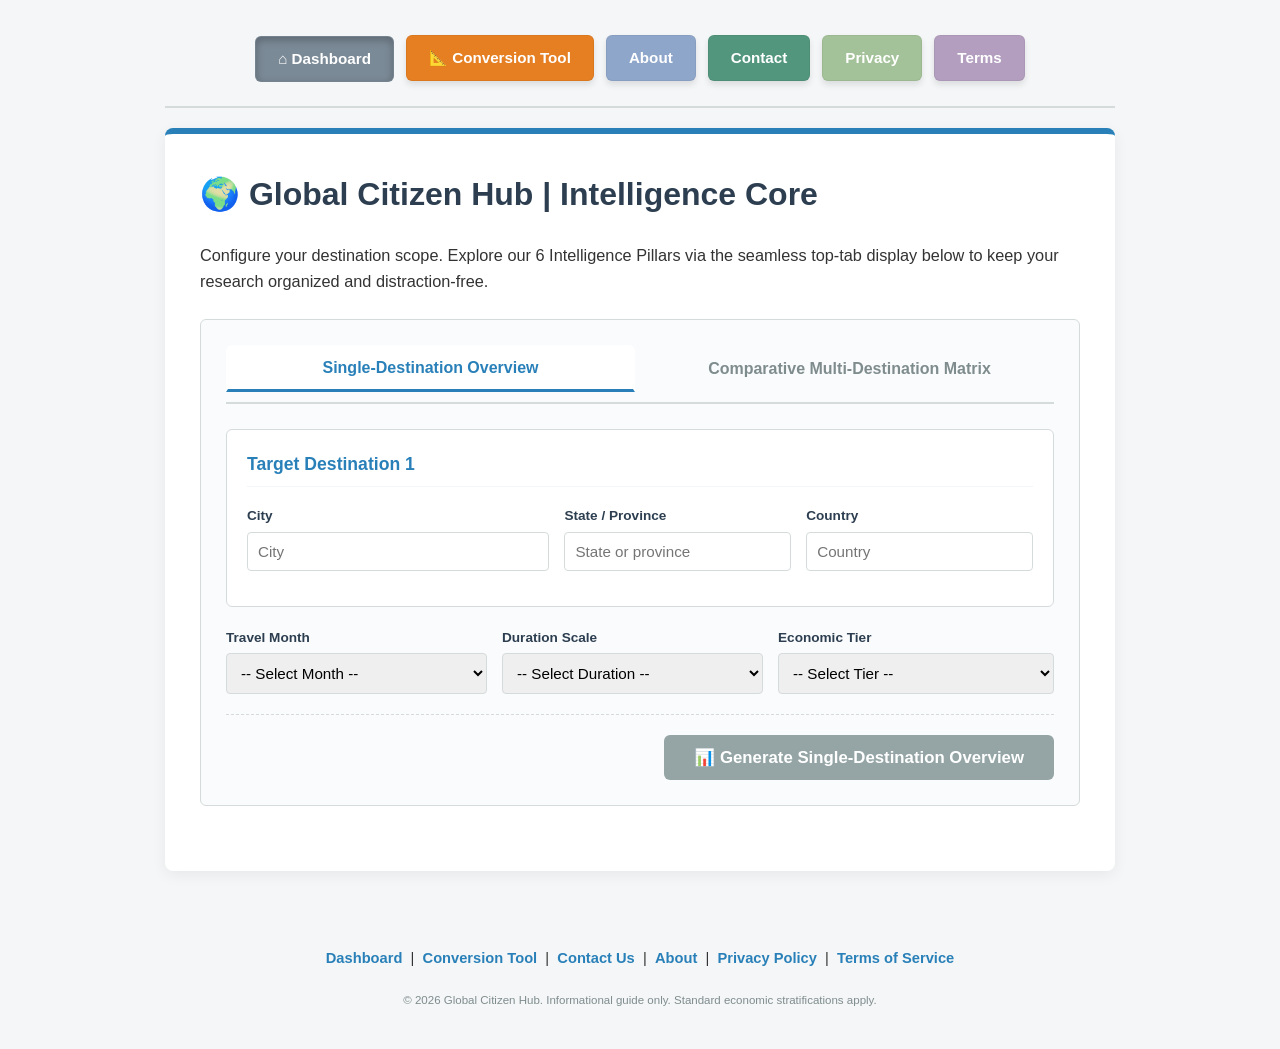
<file: index.html>
<!DOCTYPE html>
<html lang="en">
<head>
    <meta charset="UTF-8">
    <meta name="viewport" content="width=device-width, initial-scale=1.0">
    <meta name="description" content="Global Citizen Hub - Universal Smart Traveling and Relocation Toolkit with interactive tabs and live comprehensive conversion tools.">
    <title>Global Citizen Hub | Advanced Intelligence Core</title>
    <style>
        :root { --primary: #2980b9; --dark: #2c3e50; --light: #f4f6f7; --border: #d5dbdb; --success: #27ae60; --error: #c0392b; --accent: #d35400; }
        body { font-family: -apple-system, BlinkMacSystemFont, "Segoe UI", Roboto, Helvetica, Arial, sans-serif; max-width: 950px; margin: 0 auto; padding: 20px; background-color: var(--light); color: #333; line-height: 1.6; }
        
        /* Global Navigation - Colored Tactile Buttons */
        .top-nav { display: flex; justify-content: center; flex-wrap: wrap; gap: 12px; padding: 15px 0 25px 0; margin-bottom: 20px; border-bottom: 2px solid var(--border); }
        .nav-btn { padding: 10px 22px; border-radius: 6px; color: #ffffff !important; text-decoration: none !important; font-weight: 700; font-size: 0.95em; transition: all 0.2s ease; box-shadow: 0 4px 6px rgba(0,0,0,0.1); border: 1px solid rgba(0,0,0,0.05); display: flex; align-items: center; justify-content: center; }
        .nav-btn:hover { transform: translateY(-2px); box-shadow: 0 6px 12px rgba(0,0,0,0.15); opacity: 0.95; }
        
        /* Specific Button Colors */
        .nav-dash { background-color: #8fa0af; }       
        .nav-tools { background-color: #e67e22; }      
        .nav-about { background-color: #8fa6cb; }      
        .nav-contact { background-color: #52967d; }    
        .nav-privacy { background-color: #a4c299; }    
        .nav-terms { background-color: #b39ebf; }      

        /* Active/Pressed State */
        .nav-btn.active { box-shadow: inset 0 3px 8px rgba(0,0,0,0.25); transform: translateY(1px); opacity: 1; }
        .nav-dash.active { background-color: #7b8a97; }

        .card { background: #ffffff; padding: 35px; border-radius: 8px; box-shadow: 0 4px 15px rgba(0,0,0,0.06); border-top: 6px solid var(--primary); margin-bottom: 30px; }
        
        h1, h2, h3, h4 { color: var(--dark); margin-top: 0; }
        p { margin-bottom: 20px; font-size: 1.02em; }
        
        .selector-box { background: #fafbfc; border: 1px solid var(--border); border-radius: 6px; padding: 25px; margin-top: 25px; margin-bottom: 30px; }
        .destination-card { background: #ffffff; border: 1px solid var(--border); border-radius: 6px; padding: 20px; margin-bottom: 20px; transition: all 0.3s ease; }
        .destination-card h3 { margin-top: 0; color: var(--primary); font-size: 1.1em; border-bottom: 1px solid var(--light); padding-bottom: 8px; }
        
        /* Top Mode Tabs (Single vs Multi) */
        .mode-tabs { display: flex; gap: 10px; margin-bottom: 25px; border-bottom: 2px solid var(--border); padding-bottom: 10px; }
        .tab-btn { flex: 1; padding: 12px; font-weight: bold; font-size: 1em; background: none; border: 2px solid transparent; border-radius: 6px 6px 0 0; color: #7f8c8d; cursor: pointer; transition: all 0.2s; }
        .tab-btn:hover { color: var(--dark); background: #ebf5fb; }
        .tab-btn.active { color: var(--primary); border-bottom: 3px solid var(--primary); background: #ffffff; }
        
        .form-grid-3 { display: grid; grid-template-columns: 2fr 1.5fr 1.5fr; gap: 15px; margin-bottom: 15px; }
        .form-grid-parameters { display: grid; grid-template-columns: 1fr 1fr 1fr; gap: 15px; margin-bottom: 20px; }
        .form-group { display: flex; flex-direction: column; }
        label { font-weight: bold; font-size: 0.85em; color: var(--dark); margin-bottom: 5px; }
        input, select { padding: 10px; border: 1px solid var(--border); border-radius: 4px; font-size: 0.95em; box-sizing: border-box; }
        
        .verification-badge { font-size: 0.85em; margin-top: 6px; font-weight: 600; }
        .verified { color: var(--success); }
        .unverified { color: var(--error); }

        .generate-container { text-align: right; margin-top: 20px; border-top: 1px dashed var(--border); padding-top: 20px; }
        .btn-generate { background: var(--primary); color: white; padding: 12px 30px; font-size: 1.05em; font-weight: bold; border: none; border-radius: 6px; cursor: pointer; transition: opacity 0.2s; }
        .btn-generate:hover { opacity: 0.9; }
        .btn-generate:disabled { background: #95a5a6; cursor: not-allowed; box-shadow: none; }
        .btn-unlock-mode { background: var(--success); }

        /* Report Container & Pillar Tabs */
        #reportContainer { display: none; border-top: 6px solid var(--success); padding-top: 25px; }
        .report-header { background: #e8f8f5; border-left: 4px solid var(--success); padding: 15px 20px; margin-bottom: 25px; border-radius: 0 6px 6px 0; }
        
        .pillar-tabs { display: flex; flex-wrap: wrap; gap: 5px; margin-bottom: 20px; background: #ecf0f1; padding: 5px; border-radius: 6px; position: sticky; top: 10px; z-index: 10; }
        .pillar-tab-btn { flex: 1; min-width: 120px; padding: 10px; font-size: 0.9em; font-weight: bold; border: none; background: transparent; border-radius: 4px; color: var(--dark); cursor: pointer; transition: background 0.2s; }
        .pillar-tab-btn:hover { background: #bdc3c7; }
        .pillar-tab-btn.active { background: #ffffff; color: var(--primary); box-shadow: 0 2px 5px rgba(0,0,0,0.1); }
        
        .pillar-content { display: none; background: #fafbfc; border: 1px solid var(--border); border-radius: 6px; padding: 25px; min-height: 200px; }
        .pillar-content.active { display: block; animation: fadeIn 0.3s ease; }
        
        /* List & Comparison Matrix Styles */
        .report-list ul { padding-left: 20px; font-size: 1.05em; line-height: 1.8; margin-top:0; }
        .report-list li { margin-bottom: 12px; }
        
        .matrix-grid { display: grid; grid-template-columns: 1fr 1fr; gap: 20px; margin-top: 15px; }
        @media (max-width: 650px) { .matrix-grid { grid-template-columns: 1fr; } }
        .matrix-panel { background: #ffffff; border: 1px solid var(--border); border-radius: 8px; padding: 20px; box-shadow: 0 2px 8px rgba(0,0,0,0.03); }
        .matrix-title { font-size: 1.1em; font-weight: bold; color: var(--primary); border-bottom: 2px solid var(--light); padding-bottom: 8px; margin-bottom: 15px; display: flex; align-items: center; gap: 8px; }
        .matrix-stat { margin-bottom: 15px; }
        .matrix-label { font-size: 0.75em; color: #7f8c8d; text-transform: uppercase; font-weight: 800; letter-spacing: 0.5px; display: block; margin-bottom: 3px; }
        .matrix-val { font-size: 1.05em; color: var(--dark); font-weight: 600; display: block; }
        .matrix-usd { font-size: 0.9em; color: var(--success); font-weight: 700; margin-top: 2px; display: block; }
        
        /* Footnotes / Methodology Notes */
        .methodology-note { font-size: 0.85em; color: #7f8c8d; margin-top: 20px; border-top: 1px dashed var(--border); padding-top: 15px; background: #fdfefe; padding: 12px; border-radius: 4px; border: 1px solid #eaeded; }

        /* Comprehensive Live Conversion Tool Styles */
        .tool-grid { display: grid; grid-template-columns: repeat(auto-fit, minmax(280px, 1fr)); gap: 20px; margin-top: 15px; }
        .tool-box { background: white; padding: 15px; border: 1px solid var(--border); border-radius: 6px; box-shadow: 0 2px 5px rgba(0,0,0,0.02); display: flex; flex-direction: column; }
        .tool-box h5 { margin: 0 0 12px 0; color: var(--primary); font-size: 1.05em; border-bottom: 1px solid var(--light); padding-bottom: 8px; }
        .tool-row { display: flex; align-items: center; gap: 8px; margin-bottom: 10px; font-weight: 500; flex-wrap: wrap; }
        .tool-row input { width: 85px; text-align: center; font-weight: bold; padding: 8px; border: 1px solid var(--border); border-radius: 4px; box-sizing: border-box; }
        .tool-row select { padding: 8px; font-weight: bold; border: 1px solid var(--border); border-radius: 4px; }

        @keyframes fadeIn { from { opacity: 0; transform: translateY(5px); } to { opacity: 1; transform: translateY(0); } }
        
        .site-footer { text-align: center; margin-top: 40px; border-top: 1px solid var(--light); padding-top: 20px; font-size: 0.9em; }
        .site-footer a { color: var(--primary); text-decoration: none; font-weight: bold; }
        .site-footer a:hover { text-decoration: underline; }
        .affiliate-note { font-size: 0.8em; color: #7f8c8d; margin-top: 10px; }
    </style>
</head>
<body>

    <nav class="top-nav">
        <a href="index.html" class="nav-btn nav-dash active">⌂ Dashboard</a>
        <a href="#" onclick="launchTools(); return false;" class="nav-btn nav-tools">📐 Conversion Tool</a>
        <a href="about/index.html" class="nav-btn nav-about">About</a>
        <a href="contact/index.html" class="nav-btn nav-contact">Contact</a>
        <a href="privacy/index.html" class="nav-btn nav-privacy">Privacy</a>
        <a href="terms/index.html" class="nav-btn nav-terms">Terms</a>
    </nav>

    <main class="card">
        <h1>🌍 Global Citizen Hub | Intelligence Core</h1>
        <p>Configure your destination scope. Explore our 6 Intelligence Pillars via the seamless top-tab display below to keep your research organized and distraction-free.</p>

        <div class="selector-box">
            <div class="mode-tabs">
                <button type="button" class="tab-btn active" id="tabSingle" onclick="setMode('single')">Single-Destination Overview</button>
                <button type="button" class="tab-btn" id="tabMulti" onclick="setMode('multi')">Comparative Multi-Destination Matrix</button>
            </div>
            
            <div class="destination-card" id="primaryCard">
                <h3>Target Destination 1</h3>
                <div class="form-grid-3">
                    <div class="form-group">
                        <label for="primaryCity">City</label>
                        <input type="text" id="primaryCity" placeholder="City">
                    </div>
                    <div class="form-group">
                        <label for="primaryState">State / Province</label>
                        <input type="text" id="primaryState" placeholder="State or province">
                    </div>
                    <div class="form-group">
                        <label for="primaryCountry">Country</label>
                        <input type="text" id="primaryCountry" placeholder="Country">
                    </div>
                </div>
                <div id="primaryStatus" class="verification-badge"></div>
            </div>

            <div class="destination-card" id="secondaryCard" style="display: none;">
                <h3>Target Destination 2 (Comparison)</h3>
                <div class="form-grid-3">
                    <div class="form-group">
                        <label for="secondaryCity">City</label>
                        <input type="text" id="secondaryCity" placeholder="City">
                    </div>
                    <div class="form-group">
                        <label for="secondaryState">State / Province</label>
                        <input type="text" id="secondaryState" placeholder="State or province">
                    </div>
                    <div class="form-group">
                        <label for="secondaryCountry">Country</label>
                        <input type="text" id="secondaryCountry" placeholder="Country">
                    </div>
                </div>
                <div id="secondaryStatus" class="verification-badge"></div>
            </div>

            <div class="form-grid-parameters">
                <div class="form-group">
                    <label for="travelMonth">Travel Month</label>
                    <select id="travelMonth">
                        <option value="" disabled selected>-- Select Month --</option>
                        <option value="January">January</option>
                        <option value="February">February</option>
                        <option value="March">March</option>
                        <option value="April">April</option>
                        <option value="May">May</option>
                        <option value="June">June</option>
                        <option value="July">July</option>
                        <option value="August">August</option>
                        <option value="September">September</option>
                        <option value="October">October</option>
                        <option value="November">November</option>
                        <option value="December">December</option>
                    </select>
                </div>
                <div class="form-group">
                    <label for="durationSelect">Duration Scale</label>
                    <select id="durationSelect">
                        <option value="" disabled selected>-- Select Duration --</option>
                        <option value="Short Stay (1–2 weeks)">Short Stay (1–2 weeks)</option>
                        <option value="Extended (~1 Month)">Extended (~1 Month)</option>
                        <option value="Medium-Term (1–3 Months)">Medium-Term (1–3 Months)</option>
                        <option value="Academic (3–6 Months)">Academic (3–6 Months)</option>
                        <option value="Relocation (6+ Months)">Relocation (6+ Months)</option>
                    </select>
                </div>
                <div class="form-group">
                    <label for="economicLevel">Economic Tier</label>
                    <select id="economicLevel">
                        <option value="" disabled selected>-- Select Tier --</option>
                        <option value="Budget / Economy">Budget / Economy (0–25th)</option>
                        <option value="Mid-Range / Moderate">Mid-Range / Moderate (25th–75th)</option>
                        <option value="Upscale / Premium">Upscale / Premium (75th–90th)</option>
                        <option value="Executive / Luxury">Executive / Luxury (90th–100th)</option>
                    </select>
                </div>
            </div>

            <div class="generate-container">
                <button type="button" class="btn-generate" id="mainGenerateBtn" disabled onclick="generateReport()">📊 Generate Single-Destination Overview</button>
            </div>
        </div>
    </main>

    <main class="card" id="reportContainer">
        <h2 id="reportMainTitle">📊 Quantitative Intelligence Report</h2>
        <div class="report-header">
            <strong>Active Target Scope:</strong> <span id="reportTarget">Awaiting Generation</span><br>
            <strong>Temporal & Economic:</strong> <span id="reportTimeline">Awaiting Generation</span>
        </div>

        <div class="pillar-tabs">
            <button type="button" class="pillar-tab-btn active" id="btn-clim" onclick="showPillar('clim')">🌡️ 1. Climate</button>
            <button type="button" class="pillar-tab-btn" id="btn-econ" onclick="showPillar('econ')">💵 2. Economics</button>
            <button type="button" class="pillar-tab-btn" id="btn-pow" onclick="showPillar('pow')">⚡ 3. Power</button>
            <button type="button" class="pillar-tab-btn" id="btn-trans" onclick="showPillar('trans')">🚆 4. Transit</button>
            <button type="button" class="pillar-tab-btn" id="btn-cult" onclick="showPillar('cult')">🤝 5. Culture</button>
            <button type="button" class="pillar-tab-btn" id="btn-tools" onclick="showPillar('tools')">📐 6. Tools</button>
        </div>

        <div class="pillar-content active" id="pillar-clim">
            <h4>🌡️ Climate Almanac & Hazards</h4>
            <div id="reportClimate" class="report-list"><ul><li>Run a report generation above to populate targeted climate and hazard metrics.</li></ul></div>
        </div>
        
        <div class="pillar-content" id="pillar-econ">
            <h4>💵 Estimated Cost & Living Expenditure</h4>
            <div id="reportEconomics" class="report-list"><ul><li>Run a report generation above to calculate estimated cost and expenditure metrics.</li></ul></div>
        </div>
        
        <div class="pillar-content" id="pillar-pow">
            <h4>⚡ Power Infrastructure</h4>
            <div id="reportPower" class="report-list"><ul><li>Run a report generation above to verify electrical grid and plug types.</li></ul></div>
        </div>
        
        <div class="pillar-content" id="pillar-trans">
            <h4>🚆 Transit Networks & Municipal Fares</h4>
            <div id="reportTransit" class="report-list"><ul><li>Run a report generation above to analyze municipal transit networks and fare structures.</li></ul></div>
        </div>
        
        <div class="pillar-content" id="pillar-cult">
            <h4>🤝 Cultural Etiquette & Culinary</h4>
            <div id="reportCulture" class="report-list"><ul><li>Run a report generation above to align with socio-cultural norms.</li></ul></div>
        </div>
        
        <div class="pillar-content" id="pillar-tools">
            <h4>📐 Comprehensive Cross-Border Utility Tools</h4>
            <p style="color:#7f8c8d; margin-top:0; font-size: 0.95em;">
                Calculate live metrics instantly across universal domains. <br>
                <em><strong>Note:</strong> While these highlighted live tools are helpful for quick reference during your research, click <strong><a href="#" onclick="launchTools(); return false;" style="color:var(--primary); text-decoration: underline;">Conversion Tool</a></strong> in the colored top navigation menu for more detailed information and dedicated full-screen tool access.</em>
            </p>
            
            <div class="tool-grid">
                <div class="tool-box">
                    <h5>🌡️ Temperature</h5>
                    <div class="tool-row">
                        <input type="number" id="celsiusIn" placeholder="°C" oninput="convertTemp('c')"> <span>°C ⇌</span> 
                        <input type="number" id="fahrenheitIn" placeholder="°F" oninput="convertTemp('f')"> <span>°F</span>
                    </div>
                </div>
                <div class="tool-box">
                    <h5>📏 Distance & Travel</h5>
                    <div class="tool-row">
                        <input type="number" id="kmIn" placeholder="Km" oninput="convertDist('k')"> <span>Km ⇌</span> 
                        <input type="number" id="miIn" placeholder="Mi" oninput="convertDist('m')"> <span>Mi</span>
                    </div>
                </div>
                <div class="tool-box">
                    <h5>⚖️ Weight & Luggage</h5>
                    <div class="tool-row">
                        <input type="number" id="kgIn" placeholder="Kg" oninput="convertWeight('k')"> <span>Kg ⇌</span> 
                        <input type="number" id="lbIn" placeholder="Lbs" oninput="convertWeight('l')"> <span>Lbs</span>
                    </div>
                </div>
                <div class="tool-box">
                    <h5>🧍 Height & Stature</h5>
                    <div class="tool-row">
                        <input type="number" id="cmIn" placeholder="cm" oninput="convertHeight('c')"> <span>cm ⇌</span> 
                        <input type="number" id="inchIn" placeholder="in" oninput="convertHeight('i')"> <span>in</span>
                    </div>
                    <em style="font-size: 0.8em; color: #7f8c8d; margin-top:auto;">Note: 1 foot = 12 inches</em>
                </div>
                <div class="tool-box">
                    <h5>💧 Volume (Liquids/Fuel)</h5>
                    <div class="tool-row">
                        <input type="number" id="ozIn" placeholder="fl oz" oninput="convertSmallVol('o')"> <span>oz ⇌</span> 
                        <input type="number" id="mlIn" placeholder="ml" oninput="convertSmallVol('m')"> <span>ml</span>
                    </div>
                    <div class="tool-row" style="margin-top: 4px;">
                        <input type="number" id="lIn" placeholder="Liters" oninput="convertVol('l')"> <span>L ⇌</span> 
                        <input type="number" id="gIn" placeholder="Gal" oninput="convertVol('g')"> <span>Gal</span>
                    </div>
                </div>
                <div class="tool-box">
                    <h5>🏠 Real Estate Area</h5>
                    <div class="tool-row">
                        <input type="number" id="sqmIn" placeholder="Sq M" oninput="convertArea('m')"> <span>m² ⇌</span> 
                        <input type="number" id="sqftIn" placeholder="Sq Ft" oninput="convertArea('f')"> <span>ft²</span>
                    </div>
                </div>
                
                <div class="tool-box" style="grid-column: 1 / -1;">
                    <h5>👕 Apparel & Footwear (Live Converters)</h5>
                    <div style="display: grid; grid-template-columns: repeat(auto-fit, minmax(300px, 1fr)); gap: 20px;">
                        
                        <div style="padding-bottom: 15px; border-bottom: 1px dashed var(--border);">
                            <strong style="display:block; margin-bottom: 10px; font-size: 0.9em; color: var(--dark);">👞 Adult Shoe Sizes</strong>
                            <div class="tool-row" style="flex-wrap: wrap;">
                                <select id="shoeGender" onchange="convertShoes('us')">
                                    <option value="m">Men's</option>
                                    <option value="w">Women's</option>
                                </select>
                                <input type="number" id="shoeUS" placeholder="US" oninput="convertShoes('us')" step="0.5" style="width: 60px;"> <span>US ⇌</span>
                                <input type="number" id="shoeEU" placeholder="EU" oninput="convertShoes('eu')" step="0.5" style="width: 60px;"> <span>EU ⇌</span>
                                <input type="number" id="shoeUK" placeholder="UK" oninput="convertShoes('uk')" step="0.5" style="width: 60px;"> <span>UK ⇌</span>
                                <input type="number" id="shoeJP" placeholder="cm" oninput="convertShoes('jp')" step="0.5" style="width: 60px;"> <span>Asia</span>
                            </div>
                            <em style="font-size: 0.8em; color: #7f8c8d;">*For Korean shoe sizes, add a zero to the cm (e.g., 25cm = 250mm).</em>
                        </div>

                        <div style="padding-bottom: 15px; border-bottom: 1px dashed var(--border);">
                            <strong style="display:block; margin-bottom: 10px; font-size: 0.9em; color: var(--dark);">👔 Adult Clothing (Numeric)</strong>
                            <div class="tool-row" style="flex-wrap: wrap;">
                                <select id="clothGender" onchange="convertClothing('us')">
                                    <option value="w">Women's (Dress)</option>
                                    <option value="m">Men's (Suit/Chest)</option>
                                </select>
                                <input type="number" id="clothUS" placeholder="US" oninput="convertClothing('us')" step="2" style="width: 60px;"> <span>US ⇌</span>
                                <input type="number" id="clothEU" placeholder="EU" oninput="convertClothing('eu')" step="2" style="width: 60px;"> <span>EU ⇌</span>
                                <input type="number" id="clothUK" placeholder="UK" oninput="convertClothing('uk')" step="2" style="width: 60px;"> <span>UK ⇌</span>
                                <input type="number" id="clothJP" placeholder="KR" oninput="convertClothing('jp')" step="2" style="width: 60px;"> <span>Asia</span>
                            </div>
                            <em style="font-size: 0.8em; color: #7f8c8d;">*Korean standard scale: Women (44, 55, 66, 77), Men Chest (90, 95, 100, 105).</em>
                        </div>

                    </div>

                    <div style="margin-top: 15px;">
                        <strong style="display:block; margin-bottom: 10px; font-size: 0.9em; color: var(--dark);">Specialty & General Fit Guide</strong>
                        <div style="display: grid; grid-template-columns: repeat(auto-fit, minmax(250px, 1fr)); gap: 10px;">
                            <ul style="font-size:0.85em; padding-left:15px; margin:0; line-height:1.6;">
                                <li><strong>General (Alphanumeric):</strong> US Medium = EU 48 = UK 38 = Asia Large</li>
                                <li><strong>Kids (Youth Shoes):</strong> US 1Y = EU 32 = UK 13 = Asia 20cm</li>
                            </ul>
                            <ul style="font-size:0.85em; padding-left:15px; margin:0; line-height:1.6;">
                                <li><strong>Petite:</strong> US 6P = EU 36P = UK 8P = Asia M</li>
                                <li><strong>Plus / Curve:</strong> US 18W = EU 50 = UK 22 = Asia 3XL</li>
                                <li><strong>Tall:</strong> Add 'T' (e.g., LT); metric inseam > 86cm</li>
                            </ul>
                        </div>
                    </div>

                </div>
            </div>
        </div>
    </main>

    <footer class="site-footer">
        <p>
            <a href="index.html">Dashboard</a> &nbsp;|&nbsp;
            <a href="#" onclick="launchTools(); return false;">Conversion Tool</a> &nbsp;|&nbsp;
            <a href="contact/index.html">Contact Us</a> &nbsp;|&nbsp; 
            <a href="about/index.html">About</a> &nbsp;|&nbsp; 
            <a href="privacy/index.html">Privacy Policy</a> &nbsp;|&nbsp; 
            <a href="terms/index.html">Terms of Service</a>
        </p>
        <p class="affiliate-note">&copy; 2026 Global Citizen Hub. Informational guide only. Standard economic stratifications apply.</p>
    </footer>

    <script>
        // UI Mode Setup
        let currentMode = 'single';
        function setMode(mode) {
            currentMode = mode;
            document.getElementById('tabSingle').className = mode === 'single' ? 'tab-btn active' : 'tab-btn';
            document.getElementById('tabMulti').className = mode === 'multi' ? 'tab-btn active' : 'tab-btn';
            document.getElementById('secondaryCard').style.display = mode === 'multi' ? 'block' : 'none';
            
            const btn = document.getElementById('mainGenerateBtn');
            if (mode === 'single') {
                btn.innerHTML = '📊 Generate Single-Destination Overview';
                btn.className = 'btn-generate';
            } else {
                btn.innerHTML = '🚀 Unlock Comparative Multi-Destination Matrix ($7)';
                btn.className = 'btn-generate btn-unlock-mode';
            }
            updateSystemState();
        }

        // Tabs Logic
        function showPillar(pillarName) {
            const pillars = ['clim', 'econ', 'pow', 'trans', 'cult', 'tools'];
            pillars.forEach(p => {
                document.getElementById('btn-' + p).className = p === pillarName ? 'pillar-tab-btn active' : 'pillar-tab-btn';
                document.getElementById('pillar-' + p).className = p === pillarName ? 'pillar-content active' : 'pillar-content';
            });
        }
        function launchTools() {
            document.getElementById('reportContainer').style.display = 'block';
            showPillar('tools');
            document.querySelector('.pillar-tabs').scrollIntoView({ behavior: 'smooth', block: 'start' });
        }

        // ----------------------------------------------------
        // LIVE CONVERSION MATH
        // ----------------------------------------------------
        function convertTemp(source) {
            let c = document.getElementById('celsiusIn'), f = document.getElementById('fahrenheitIn');
            if (source === 'c' && c.value !== "") f.value = ((parseFloat(c.value) * 9/5) + 32).toFixed(1);
            else if (source === 'f' && f.value !== "") c.value = ((parseFloat(f.value) - 32) * 5/9).toFixed(1);
            else { c.value = ""; f.value = ""; }
        }
        function convertDist(source) {
            let k = document.getElementById('kmIn'), m = document.getElementById('miIn');
            if (source === 'k' && k.value !== "") m.value = (parseFloat(k.value) * 0.621371).toFixed(2);
            else if (source === 'm' && m.value !== "") k.value = (parseFloat(m.value) / 0.621371).toFixed(2);
            else { k.value = ""; m.value = ""; }
        }
        function convertWeight(source) {
            let k = document.getElementById('kgIn'), l = document.getElementById('lbIn');
            if (source === 'k' && k.value !== "") l.value = (parseFloat(k.value) * 2.20462).toFixed(2);
            else if (source === 'l' && l.value !== "") k.value = (parseFloat(l.value) / 2.20462).toFixed(2);
            else { k.value = ""; l.value = ""; }
        }
        function convertHeight(source) {
            let c = document.getElementById('cmIn'), i = document.getElementById('inchIn');
            if (source === 'c' && c.value !== "") i.value = (parseFloat(c.value) / 2.54).toFixed(1);
            else if (source === 'i' && i.value !== "") c.value = (parseFloat(i.value) * 2.54).toFixed(1);
            else { c.value = ""; i.value = ""; }
        }
        function convertVol(source) {
            let l = document.getElementById('lIn'), g = document.getElementById('gIn');
            if (source === 'l' && l.value !== "") g.value = (parseFloat(l.value) / 3.78541).toFixed(2);
            else if (source === 'g' && g.value !== "") l.value = (parseFloat(g.value) * 3.78541).toFixed(2);
            else { l.value = ""; g.value = ""; }
        }
        function convertSmallVol(source) {
            let o = document.getElementById('ozIn'), m = document.getElementById('mlIn');
            if (source === 'o' && o.value !== "") m.value = (parseFloat(o.value) * 29.5735).toFixed(1);
            else if (source === 'm' && m.value !== "") o.value = (parseFloat(m.value) / 29.5735).toFixed(1);
            else { o.value = ""; m.value = ""; }
        }
        function convertArea(source) {
            let m = document.getElementById('sqmIn'), f = document.getElementById('sqftIn');
            if (source === 'm' && m.value !== "") f.value = (parseFloat(m.value) * 10.7639).toFixed(2);
            else if (source === 'f' && f.value !== "") m.value = (parseFloat(f.value) / 10.7639).toFixed(2);
            else { m.value = ""; f.value = ""; }
        }
        function convertShoes(source) {
            let g = document.getElementById('shoeGender').value, us = document.getElementById('shoeUS'), eu = document.getElementById('shoeEU'), uk = document.getElementById('shoeUK'), jp = document.getElementById('shoeJP');
            let v = 0;
            if (source === 'us' && us.value !== "") v = parseFloat(us.value);
            else if (source === 'eu' && eu.value !== "") v = g === 'm' ? parseFloat(eu.value) - 33 : parseFloat(eu.value) - 30;
            else if (source === 'uk' && uk.value !== "") v = g === 'm' ? parseFloat(uk.value) + 1 : parseFloat(uk.value) + 2;
            else if (source === 'jp' && jp.value !== "") v = g === 'm' ? parseFloat(jp.value) - 18 : parseFloat(jp.value) - 17;
            else { us.value = ""; eu.value = ""; uk.value = ""; jp.value = ""; return; }
            if (source !== 'us') us.value = v;
            if (source !== 'eu') eu.value = g === 'm' ? (v + 33) : (v + 30);
            if (source !== 'uk') uk.value = g === 'm' ? (v - 1) : (v - 2);
            if (source !== 'jp') jp.value = g === 'm' ? (v + 18) : (v + 17);
        }
        function convertClothing(source) {
            let g = document.getElementById('clothGender').value, us = document.getElementById('clothUS'), eu = document.getElementById('clothEU'), uk = document.getElementById('clothUK'), jp = document.getElementById('clothJP');
            let v = 0;
            if (source === 'us' && us.value !== "") v = parseFloat(us.value);
            else if (source === 'eu' && eu.value !== "") v = g === 'w' ? parseFloat(eu.value) - 30 : parseFloat(eu.value) - 10;
            else if (source === 'uk' && uk.value !== "") v = g === 'w' ? parseFloat(uk.value) - 4 : parseFloat(uk.value);
            else if (source === 'jp' && jp.value !== "") v = g === 'w' ? ((parseFloat(jp.value) - 44) / 5.5) + 2 : ((parseFloat(jp.value) - 90) / 2.5) + 36;
            else { us.value = ""; eu.value = ""; uk.value = ""; jp.value = ""; return; }
            if (source !== 'us') us.value = v;
            if (source !== 'eu') eu.value = g === 'w' ? (v + 30) : (v + 10);
            if (source !== 'uk') uk.value = g === 'w' ? (v + 4) : v;
            if (source !== 'jp') jp.value = g === 'w' ? 44 + ((v - 2) * 5.5) : 90 + ((v - 36) * 2.5);
        }

        // ----------------------------------------------------
        // VALIDATION & GENERATION ENGINE
        // ----------------------------------------------------
        const usStates = {
            "al": "alabama", "ak": "alaska", "az": "arizona", "ar": "arkansas", "ca": "california", "co": "colorado", "ct": "connecticut", "de": "delaware", "fl": "florida", "ga": "georgia", "hi": "hawaii", "id": "idaho", "il": "illinois", "in": "indiana", "ia": "iowa", "ks": "kansas", "ky": "kentucky", "la": "louisiana", "me": "maine", "md": "maryland", "ma": "massachusetts", "mi": "michigan", "mn": "minnesota", "ms": "mississippi", "mo": "missouri", "mt": "montana", "ne": "nebraska", "nv": "nevada", "nh": "new hampshire", "nj": "new jersey", "nm": "new mexico", "ny": "new york", "nc": "north carolina", "nd": "north dakota", "oh": "ohio", "ok": "oklahoma", "or": "oregon", "pa": "pennsylvania", "ri": "rhode island", "sc": "south carolina", "sd": "south dakota", "tn": "tennessee", "tx": "texas", "ut": "utah", "vt": "vermont", "va": "virginia", "wa": "washington", "wv": "west virginia", "wi": "wisconsin", "wy": "wyoming", "dc": "district of columbia"
        };
        const usCountryAliases = ["united states", "us", "usa", "united states of america"];
        const strictIntlCountries = ["japan", "south korea", "korea", "singapore", "france", "united kingdom", "uk", "britain", "germany", "australia", "canada", "mexico", "spain", "italy", "brazil", "china", "taiwan", "thailand", "vietnam", "philippines", "indonesia", "india", "netherlands", "switzerland", "sweden", "norway", "ireland", "new zealand"];

        function formatProperCase(str) {
            if (!str) return '';
            if (str.length <= 3 && str === str.toUpperCase() || str.length <= 2) return str.toUpperCase();
            return str.toLowerCase().split(' ').map(w => w.charAt(0).toUpperCase() + w.slice(1)).join(' ');
        }

        function verifyDestination(cityId, stateId, countryId, statusId) {
            const cityInput = document.getElementById(cityId).value.trim();
            const stateInput = document.getElementById(stateId).value.trim();
            const countryInput = document.getElementById(countryId).value.trim();
            const statusBox = document.getElementById(statusId);

            if (!cityInput && !stateInput && !countryInput) { statusBox.textContent = ''; return false; }
            if (!cityInput || !countryInput) { 
                statusBox.textContent = '⚠ Scope Error: City and Country parameters are mandatory.'; 
                statusBox.className = 'verification-badge unverified'; return false; 
            }

            const cLower = countryInput.toLowerCase();
            const isUS = usCountryAliases.some(alias => cLower === alias || cLower.includes(alias));
            const isKnownIntl = strictIntlCountries.some(alias => cLower === alias || cLower.includes(alias));

            if (isUS) {
                if (!stateInput) { 
                    statusBox.textContent = `⚠ Disambiguation Required: U.S. municipalities require a State / Province parameter.`; 
                    statusBox.className = 'verification-badge unverified'; return false; 
                }
                const isValidUSState = usStates[stateInput.toLowerCase()] || Object.values(usStates).includes(stateInput.toLowerCase());
                if (isValidUSState) {
                    statusBox.textContent = `✔ Verified Target: ${formatProperCase(cityInput)}, ${formatProperCase(stateInput)}, ${formatProperCase(countryInput)}`;
                    statusBox.className = 'verification-badge verified'; return true;
                } else {
                    statusBox.textContent = `❌ Unrecognized U.S. State/Territory: "${stateInput}".`;
                    statusBox.className = 'verification-badge unverified'; return false;
                }
            } else if (isKnownIntl) {
                const stateDisplay = stateInput ? `, ${formatProperCase(stateInput)}` : '';
                statusBox.textContent = `✔ Verified Target: ${formatProperCase(cityInput)}${stateDisplay}, ${formatProperCase(countryInput)}`;
                statusBox.className = 'verification-badge verified'; return true;
            } else {
                statusBox.textContent = `❌ Unrecognized Country: Please check your spelling (e.g., Japan, Korea, France).`;
                statusBox.className = 'verification-badge unverified'; return false;
            }
        }

        function updateSystemState() {
            const pComplete = verifyDestination('primaryCity', 'primaryState', 'primaryCountry', 'primaryStatus');
            const sComplete = currentMode === 'multi' ? verifyDestination('secondaryCity', 'secondaryState', 'secondaryCountry', 'secondaryStatus') : true;
            const m = document.getElementById('travelMonth').value, d = document.getElementById('durationSelect').value, e = document.getElementById('economicLevel').value;
            document.getElementById('mainGenerateBtn').disabled = !(pComplete && sComplete && m && d && e);
        }

        function getCityData(countryStr, economicStr, monthStr) {
            const c = countryStr.toLowerCase();
            const isKorea = c.includes('korea');
            const isJapan = c.includes('japan');
            const isUS = c.includes('us') || c.includes('united states');
            
            const isWinter = ['December', 'January', 'February'].includes(monthStr);
            const isSpring = ['March', 'April', 'May'].includes(monthStr);
            const isSummer = ['June', 'July', 'August'].includes(monthStr);
            const isFall = ['September', 'October', 'November'].includes(monthStr);
            
            let temp = isKorea ? (isWinter ? '−3°C to 4°C (27°F to 39°F)' : isSummer ? '22°C to 30°C (72°F to 86°F)' : '10°C to 18°C (50°F to 64°F)') :
                       isJapan ? (isWinter ? '2°C to 10°C (36°F to 50°F)' : isSummer ? '23°C to 31°C (73°F to 88°F)' : '12°C to 20°C (54°F to 68°F)') :
                       (isWinter ? '−1°C to 7°C (30°F to 45°F)' : isSummer ? '18°C to 29°C (64°F to 84°F)' : '10°C to 21°C (50°F to 70°F)');
                       
            let ward = isWinter ? '🧥 Heavy coat, thermal layers, gloves' : 
                       isSummer ? '👕 Light breathable fabrics, sunglasses' : 
                       '🧥 Light jacket, versatile layers, comfortable shoes';

            let risk = "";
            if (isWinter) {
                risk = (isKorea || isJapan) ? '❄️ Cold snaps, occasional heavy snow' : '❄️ Winter storms, regional freezing conditions';
            } else if (isSummer) {
                risk = (isKorea || isJapan) ? '🌧️ Monsoon rains (Jul), extreme heat & humidity' : '☀️ Extreme heat, regional severe thunderstorms';
            } else if (isFall) {
                risk = (isKorea || isJapan) ? '🌀 Typhoon season peak (Sep-Oct)' : '🌀 Hurricane season (coastal), regional wildfires';
            } else { 
                risk = (isKorea || isJapan) ? '🌫️ Yellow dust (Air Quality), sharp temperature drops' : '🌪️ Severe spring storm systems (regional)';
            }

            let food = isKorea ? '🥘 Korean BBQ, Bibimbap, Street Food' :
                       isJapan ? '🍣 Sushi, Ramen, Izakaya Dining' :
                       isUS ? '🍔 Diners, Steakhouses, Global Fusion' :
                       '🍽️ Regional specialties and international fare';

            const volt = isKorea ? '220V (Type C/F)' : (isJapan ? '100V (Type A/B)' : (isUS ? '120V (Type A/B)' : '230V Standard'));
            const transitLocal = isKorea ? '₩1,500' : (isJapan ? '¥200' : '$2.90');
            const transitUSD = isKorea ? '$1.15 USD' : (isJapan ? '$1.35 USD' : '$2.90 USD');

            // Explicit Economic Scaling Factor based on Tier
            let baseUSD = isKorea ? 2400 : (isJapan ? 2600 : 3100);
            let multi = 1.0;
            if (economicStr.includes('Budget')) multi = 0.55;
            else if (economicStr.includes('Upscale')) multi = 2.1;
            else if (economicStr.includes('Executive')) multi = 4.2;

            const costNum = Math.round(baseUSD * multi);
            const costLocal = isKorea ? `₩${(costNum*1350).toLocaleString()} KRW` : (isJapan ? `¥${(costNum*150).toLocaleString()} JPY` : `$${costNum.toLocaleString()} USD`);
            const costUSD = `$${costNum.toLocaleString()} USD Equivalent`;

            return { temp, ward, risk, food, volt, transitLocal, transitUSD, costLocal, costUSD };
        }

        // METHODOLOGY CITATIONS & FOOTNOTES
        const almanacFootnoteHTML = `<div class="methodology-note"><em>*Weather and hazard intelligence is modeled on 30-year historical climatological normal averages (WMO / NOAA standards).</em></div>`;
        const economicMethodologyHTML = `<div class="methodology-note"><em>*<strong>Methodology & Rationale:</strong> Cost estimations utilize World Bank Purchasing Power Parity (PPP) models and regional consumer price indices. Benchmarks are scaled across your selected Economic Tier (Budget 0.55x to Executive 4.2x multipliers) to project baseline accommodation, sustenance, and daily living expenditures.</em></div>`;
        const transitMethodologyHTML = `<div class="methodology-note"><em>*<strong>Methodology & Rationale:</strong> Transit fare estimates reflect standard adult single-journey municipal subway and rapid bus tariffs published by regional transit authorities (e.g., Seoul Metro, Tokyo Metro, MTA), standardized for cross-border currency comparison.</em></div>`;

        function generateReport() {
            const m = document.getElementById('travelMonth').value;
            const d = document.getElementById('durationSelect').value;
            const e = document.getElementById('economicLevel').value;
            const pCity = formatProperCase(document.getElementById('primaryCity').value.trim());
            const pCountry = formatProperCase(document.getElementById('primaryCountry').value.trim());
            const pData = getCityData(pCountry, e, m);
            
            let htmlTarget = `${pCity}`;
            let hClim, hEcon, hPow, hTrans, hCult;

            if (currentMode === 'single') {
                document.getElementById('reportMainTitle').innerHTML = '📊 Single-Destination Overview';
                htmlTarget = `${pCity}, ${pCountry}`;
                
                hClim = `<ul class="report-list">
                            <li><strong>Daily Temperature Range:</strong> ${pData.temp} historical daily high/low for ${m}.</li>
                            <li><strong>Seasonal Hazard Risk:</strong> <span style="color:var(--error); font-weight:500;">${pData.risk}</span></li>
                            <li><strong>Suggested Wardrobe:</strong> ${pData.ward}</li>
                         </ul>
                         ${almanacFootnoteHTML}`;
                         
                hEcon = `<ul class="report-list">
                            <li><strong>Estimated Cost / Expenditure:</strong> ${pData.costLocal} <span style="color:var(--success); font-weight:bold;">(~${pData.costUSD})</span> for the selected duration.</li>
                            <li><strong>Purchasing Power Parity:</strong> Calibrated for ${e}.</li>
                         </ul>
                         ${economicMethodologyHTML}`;
                         
                hPow = `<ul class="report-list">
                            <li><strong>Electrical Grid Voltage:</strong> ${pData.volt}.</li>
                            <li><strong>Surge Standard:</strong> IEC/NEC compliant grounding verified.</li>
                         </ul>`;
                         
                hTrans = `<ul class="report-list">
                            <li><strong>Primary Urban Transit:</strong> Metro subway grid and rapid regional bus lines.</li>
                            <li><strong>Single-Ride Fare Rate:</strong> ${pData.transitLocal} <span style="color:var(--success); font-weight:bold;">(~${pData.transitUSD})</span> per single one-way trip (subway/bus).</li>
                         </ul>
                         ${transitMethodologyHTML}`;
                         
                hCult = `<ul class="report-list">
                            <li><strong>Culinary Profile:</strong> ${pData.food}</li>
                            <li><strong>Service Gratuity:</strong> Tipping norms established for standard service.</li>
                         </ul>`;
                
            } else {
                document.getElementById('reportMainTitle').innerHTML = '🚀 Comparative Multi-Destination Matrix';
                const sCity = formatProperCase(document.getElementById('secondaryCity').value.trim());
                const sCountry = formatProperCase(document.getElementById('secondaryCountry').value.trim());
                const sData = getCityData(sCountry, e, m);
                htmlTarget = `<strong style="color:var(--primary);">${pCity}</strong> vs. <strong style="color:var(--accent);">${sCity}</strong>`;
                
                hClim = `<div class="matrix-grid">
                            <div class="matrix-panel"><div class="matrix-title">📍 ${pCity}</div><div class="matrix-stat"><span class="matrix-label">Daily Temp Range (${m})</span><span class="matrix-val">${pData.temp}</span></div><div class="matrix-stat"><span class="matrix-label">Seasonal Hazard Risk</span><span class="matrix-val" style="color:var(--error); font-weight:600;">${pData.risk}</span></div><div class="matrix-stat"><span class="matrix-label">Wardrobe</span><span class="matrix-val">${pData.ward}</span></div></div>
                            <div class="matrix-panel"><div class="matrix-title">📍 ${sCity}</div><div class="matrix-stat"><span class="matrix-label">Daily Temp Range (${m})</span><span class="matrix-val">${sData.temp}</span></div><div class="matrix-stat"><span class="matrix-label">Seasonal Hazard Risk</span><span class="matrix-val" style="color:var(--error); font-weight:600;">${sData.risk}</span></div><div class="matrix-stat"><span class="matrix-label">Wardrobe</span><span class="matrix-val">${sData.ward}</span></div></div>
                         </div>
                         ${almanacFootnoteHTML}`;
                         
                hEcon = `<div class="matrix-grid">
                            <div class="matrix-panel"><div class="matrix-title">📍 ${pCity}</div><div class="matrix-stat"><span class="matrix-label">Estimated Cost / Expenditure</span><span class="matrix-val">${pData.costLocal}</span><span class="matrix-usd">≈ ${pData.costUSD}</span></div></div>
                            <div class="matrix-panel"><div class="matrix-title">📍 ${sCity}</div><div class="matrix-stat"><span class="matrix-label">Estimated Cost / Expenditure</span><span class="matrix-val">${sData.costLocal}</span><span class="matrix-usd">≈ ${sData.costUSD}</span></div></div>
                         </div>
                         ${economicMethodologyHTML}`;
                         
                hPow = `<div class="matrix-grid">
                            <div class="matrix-panel"><div class="matrix-title">📍 ${pCity}</div><div class="matrix-stat"><span class="matrix-label">Grid Standard</span><span class="matrix-val">${pData.volt}</span></div></div>
                            <div class="matrix-panel"><div class="matrix-title">📍 ${sCity}</div><div class="matrix-stat"><span class="matrix-label">Grid Standard</span><span class="matrix-val">${sData.volt}</span></div></div>
                         </div>`;
                         
                hTrans = `<div class="matrix-grid">
                            <div class="matrix-panel"><div class="matrix-title">📍 ${pCity}</div><div class="matrix-stat"><span class="matrix-label">Single-Ride Fare (Subway/Bus)</span><span class="matrix-val">${pData.transitLocal}</span><span class="matrix-usd">≈ ${pData.transitUSD}</span></div></div>
                            <div class="matrix-panel"><div class="matrix-title">📍 ${sCity}</div><div class="matrix-stat"><span class="matrix-label">Single-Ride Fare (Subway/Bus)</span><span class="matrix-val">${pData.transitLocal}</span><span class="matrix-usd">≈ ${pData.transitUSD}</span></div></div>
                         </div>
                         ${transitMethodologyHTML}`;
                         
                hCult = `<div class="matrix-grid">
                            <div class="matrix-panel"><div class="matrix-title">📍 ${pCity}</div><div class="matrix-stat"><span class="matrix-label">Culinary Profile</span><span class="matrix-val">${pData.food}</span></div><div class="matrix-stat"><span class="matrix-label">Service Gratuity</span><span class="matrix-val">Tipping norms established</span></div></div>
                            <div class="matrix-panel"><div class="matrix-title">📍 ${sCity}</div><div class="matrix-stat"><span class="matrix-label">Culinary Profile</span><span class="matrix-val">${sData.food}</span></div><div class="matrix-stat"><span class="matrix-label">Service Gratuity</span><span class="matrix-val">Tipping norms established</span></div></div>
                         </div>`;
            }

            document.getElementById('reportTarget').innerHTML = htmlTarget;
            document.getElementById('reportTimeline').textContent = `${m} | ${d.split('(')[0].trim()} | ${e.split('(')[0].trim()}`;
            document.getElementById('reportClimate').innerHTML = hClim;
            document.getElementById('reportEconomics').innerHTML = hEcon;
            document.getElementById('reportPower').innerHTML = hPow;
            document.getElementById('reportTransit').innerHTML = hTrans;
            document.getElementById('reportCulture').innerHTML = hCult;

            document.getElementById('reportContainer').style.display = 'block';
            showPillar('clim');
            document.querySelector('.pillar-tabs').scrollIntoView({ behavior: 'smooth', block: 'start' });
        }

        window.addEventListener('DOMContentLoaded', () => {
            const inputs = ['primaryCity', 'primaryState', 'primaryCountry', 'secondaryCity', 'secondaryState', 'secondaryCountry'];
            inputs.forEach(id => document.getElementById(id).addEventListener('input', updateSystemState));
            ['travelMonth', 'durationSelect', 'economicLevel'].forEach(id => document.getElementById(id).addEventListener('change', updateSystemState));
        });
    </script>
</body>
</html>
</file>
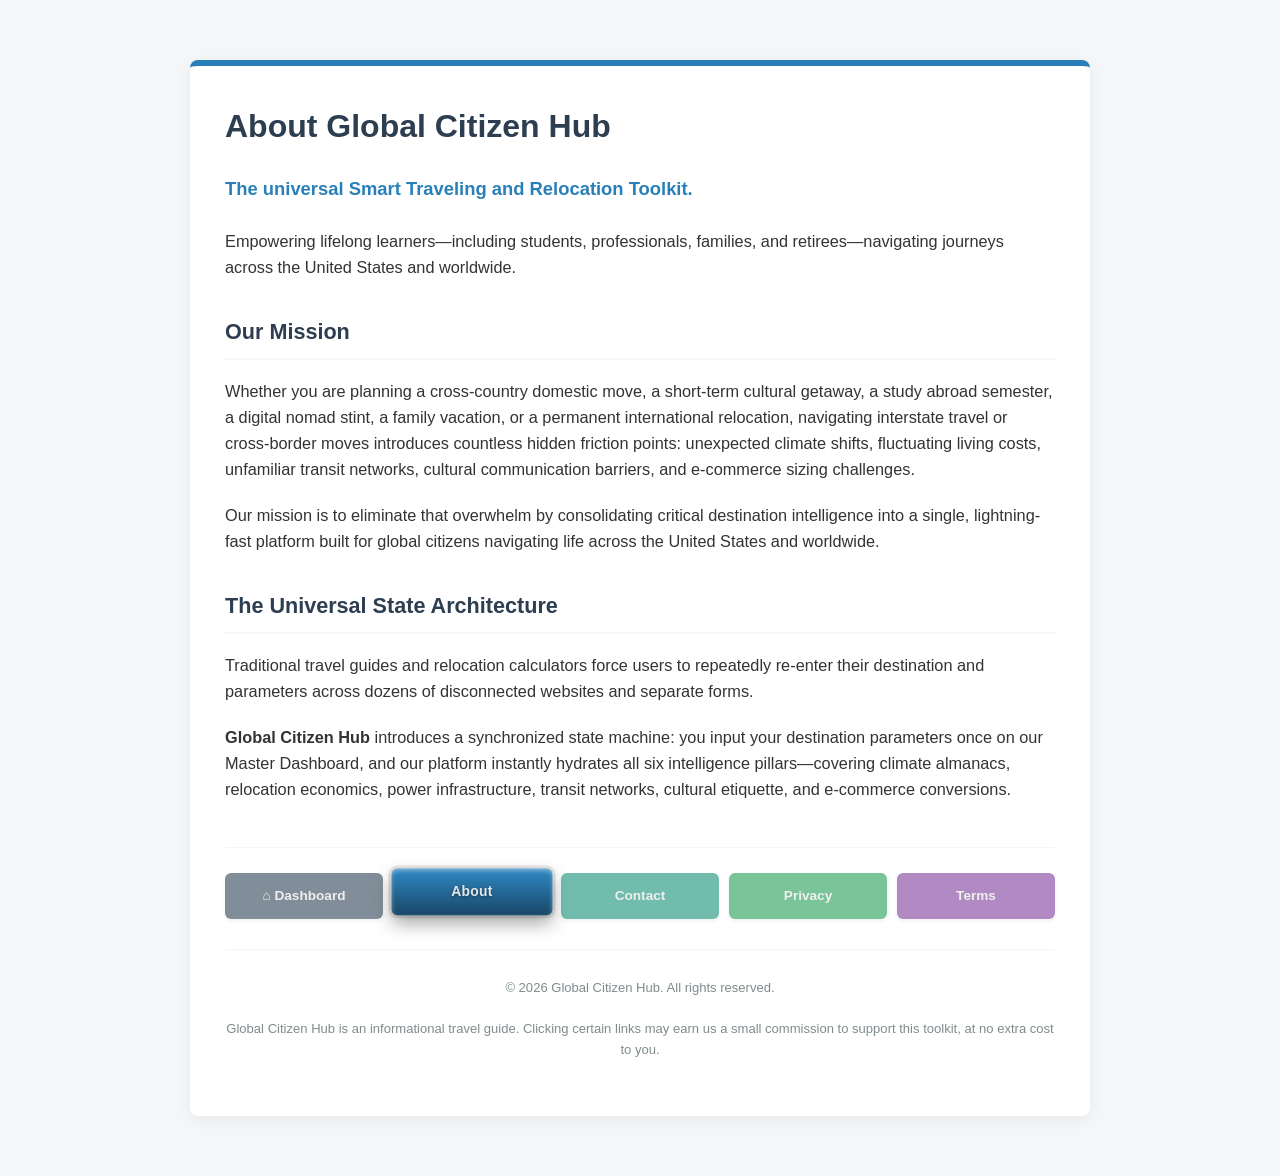
<file: about/index.html>
<!DOCTYPE html>
<html lang="en">
<head>
    <meta charset="UTF-8">
    <meta name="viewport" content="width=device-width, initial-scale=1.0">
    <meta name="description" content="About Global Citizen Hub - The universal Smart Traveling and Relocation Toolkit for lifelong learners across the United States and worldwide.">
    <title>About | Global Citizen Hub</title>
    <style>
        :root { --primary: #2980b9; --dark: #2c3e50; --light: #f4f6f7; --border: #d5dbdb; }
        body { font-family: -apple-system, BlinkMacSystemFont, "Segoe UI", Roboto, Helvetica, Arial, sans-serif; max-width: 900px; margin: 40px auto; padding: 20px; background-color: var(--light); color: #333; line-height: 1.6; }
        .card { background: #ffffff; padding: 35px; border-radius: 8px; box-shadow: 0 4px 15px rgba(0,0,0,0.06); border-top: 6px solid var(--primary); }
        
        h1, h2 { color: var(--dark); margin-top: 0; }
        h2 { margin-top: 35px; font-size: 1.35em; border-bottom: 2px solid var(--light); padding-bottom: 8px; }
        p { margin-bottom: 20px; font-size: 1.02em; }
        
        /* Persistent Paper Binder Navigation Buttons */
        .nav-buttons { display: flex; flex-wrap: wrap; gap: 10px; margin-top: 45px; padding-top: 25px; border-top: 1px solid var(--light); }
        
        .nav-btn { 
            flex: 1; 
            min-width: 120px; 
            padding: 12px; 
            text-align: center; 
            text-decoration: none; 
            font-weight: bold; 
            font-size: 0.85em; 
            color: white; 
            border-radius: 6px; 
            transition: all 0.2s ease; 
            opacity: 0.6; 
            filter: brightness(0.9);
            box-shadow: 0 2px 4px rgba(0,0,0,0.1); 
        }
        .nav-btn:hover { 
            opacity: 0.9; 
            transform: translateY(-2px); 
            filter: brightness(1);
        }
        
        .nav-btn.active {
            opacity: 1 !important;
            background: linear-gradient(to bottom, #3498db, #1b4f72) !important;
            box-shadow: inset 0 2px 4px rgba(255, 255, 255, 0.5), 
                        0 8px 18px rgba(0, 0, 0, 0.35), 
                        0 0 0 3px #ffffff;
            transform: translateY(-4px) scale(1.02);
            font-weight: 900;
            letter-spacing: 0.3px;
            text-shadow: 0 1px 3px rgba(0, 0, 0, 0.4);
        }
        
        .btn-dash { background: #34495e; } 
        .btn-about { background: #2980b9; } 
        .btn-contact { background: #16a085; } 
        .btn-privacy { background: #27ae60; } 
        .btn-terms { background: #8e44ad; }
        
        .affiliate-disclosure { font-size: 0.8em; color: #7f8c8d; text-align: center; margin-top: 30px; border-top: 1px solid var(--light); padding-top: 15px; }
    </style>
</head>
<body>
    <main class="card">
        <h1>About Global Citizen Hub</h1>
        <p style="font-size: 1.15em; color: var(--primary); font-weight: bold; margin-bottom: 25px;">
            The universal Smart Traveling and Relocation Toolkit.
        </p>
        <p>
            Empowering lifelong learners—including students, professionals, families, and retirees—navigating journeys across the United States and worldwide.
        </p>

        <h2>Our Mission</h2>
        <p>
            Whether you are planning a cross-country domestic move, a short-term cultural getaway, a study abroad semester, a digital nomad stint, a family vacation, or a permanent international relocation, navigating interstate travel or cross-border moves introduces countless hidden friction points: unexpected climate shifts, fluctuating living costs, unfamiliar transit networks, cultural communication barriers, and e-commerce sizing challenges.
        </p>
        <p>
            Our mission is to eliminate that overwhelm by consolidating critical destination intelligence into a single, lightning-fast platform built for global citizens navigating life across the United States and worldwide.
        </p>

        <h2>The Universal State Architecture</h2>
        <p>
            Traditional travel guides and relocation calculators force users to repeatedly re-enter their destination and parameters across dozens of disconnected websites and separate forms.
        </p>
        <p>
            <strong>Global Citizen Hub</strong> introduces a synchronized state machine: you input your destination parameters once on our Master Dashboard, and our platform instantly hydrates all six intelligence pillars—covering climate almanacs, relocation economics, power infrastructure, transit networks, cultural etiquette, and e-commerce conversions.
        </p>

        <div class="nav-buttons" id="bottomNav">
            <a href="../index.html" class="nav-btn btn-dash">⌂ Dashboard</a>
            <a href="./index.html" class="nav-btn btn-about active">About</a>
            <a href="../contact/index.html" class="nav-btn btn-contact">Contact</a>
            <a href="../privacy/index.html" class="nav-btn btn-privacy">Privacy</a>
            <a href="../terms/index.html" class="nav-btn btn-terms">Terms</a>
        </div>

        <footer class="affiliate-disclosure">
            <p>&copy; 2026 Global Citizen Hub. All rights reserved.</p>
            <p>Global Citizen Hub is an informational travel guide. Clicking certain links may earn us a small commission to support this toolkit, at no extra cost to you.</p>
        </footer>
    </main>

    <script>
        window.addEventListener('DOMContentLoaded', () => {
            const searchParams = window.location.search;
            if (searchParams) {
                document.querySelectorAll('.nav-buttons a').forEach(a => {
                    const basePath = a.getAttribute('href').split('?')[0];
                    a.setAttribute('href', basePath + searchParams);
                });
            }
        });
    </script>
</body>
</html>
</file>
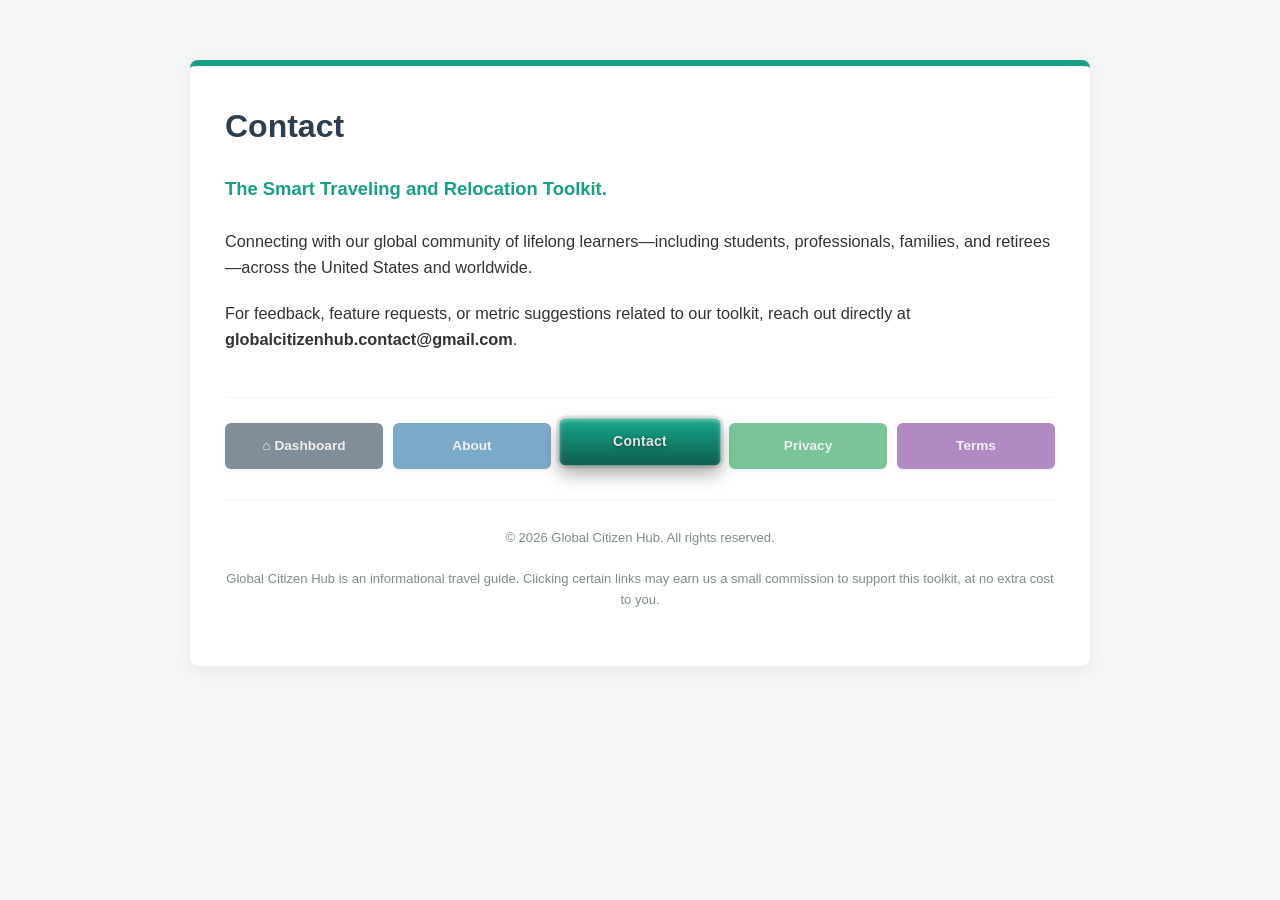
<file: contact/index.html>
<!DOCTYPE html>
<html lang="en">
<head>
    <meta charset="UTF-8">
    <meta name="viewport" content="width=device-width, initial-scale=1.0">
    <meta name="description" content="Contact Global Citizen Hub - Get in touch with our team for feedback, feature requests, or metric suggestions.">
    <title>Contact | Global Citizen Hub</title>
    <style>
        :root { --primary: #16a085; --dark: #2c3e50; --light: #f4f6f7; --border: #d5dbdb; }
        body { font-family: -apple-system, BlinkMacSystemFont, "Segoe UI", Roboto, Helvetica, Arial, sans-serif; max-width: 900px; margin: 40px auto; padding: 20px; background-color: var(--light); color: #333; line-height: 1.6; }
        .card { background: #ffffff; padding: 35px; border-radius: 8px; box-shadow: 0 4px 15px rgba(0,0,0,0.06); border-top: 6px solid var(--primary); }
        
        h1, h2 { color: var(--dark); margin-top: 0; }
        p { margin-bottom: 20px; font-size: 1.02em; }
        
        /* Persistent Paper Binder Navigation Buttons */
        .nav-buttons { display: flex; flex-wrap: wrap; gap: 10px; margin-top: 45px; padding-top: 25px; border-top: 1px solid var(--light); }
        
        .nav-btn { 
            flex: 1; 
            min-width: 120px; 
            padding: 12px; 
            text-align: center; 
            text-decoration: none; 
            font-weight: bold; 
            font-size: 0.85em; 
            color: white; 
            border-radius: 6px; 
            transition: all 0.2s ease; 
            opacity: 0.6; 
            filter: brightness(0.9);
            box-shadow: 0 2px 4px rgba(0,0,0,0.1); 
        }
        .nav-btn:hover { 
            opacity: 0.9; 
            transform: translateY(-2px); 
            filter: brightness(1);
        }
        
        .nav-btn.active {
            opacity: 1 !important;
            background: linear-gradient(to bottom, #1abc9c, #0e6655) !important;
            box-shadow: inset 0 2px 4px rgba(255, 255, 255, 0.5), 
                        0 8px 18px rgba(0, 0, 0, 0.35), 
                        0 0 0 3px #ffffff;
            transform: translateY(-4px) scale(1.02);
            font-weight: 900;
            letter-spacing: 0.3px;
            text-shadow: 0 1px 3px rgba(0, 0, 0, 0.4);
        }
        
        .btn-dash { background: #34495e; } 
        .btn-about { background: #2980b9; } 
        .btn-contact { background: #16a085; } 
        .btn-privacy { background: #27ae60; } 
        .btn-terms { background: #8e44ad; }
        
        .affiliate-disclosure { font-size: 0.8em; color: #7f8c8d; text-align: center; margin-top: 30px; border-top: 1px solid var(--light); padding-top: 15px; }
    </style>
</head>
<body>
    <main class="card">
        <h1>Contact</h1>
        <p style="font-size: 1.15em; color: var(--primary); font-weight: bold; margin-bottom: 25px;">
            The Smart Traveling and Relocation Toolkit.
        </p>
        <p>
            Connecting with our global community of lifelong learners—including students, professionals, families, and retirees—across the United States and worldwide.
        </p>
        <p>
            For feedback, feature requests, or metric suggestions related to our toolkit, reach out directly at <strong>globalcitizenhub.contact@gmail.com</strong>.
        </p>

        <div class="nav-buttons" id="bottomNav">
            <a href="../index.html" class="nav-btn btn-dash">⌂ Dashboard</a>
            <a href="../about/index.html" class="nav-btn btn-about">About</a>
            <a href="./index.html" class="nav-btn btn-contact active">Contact</a>
            <a href="../privacy/index.html" class="nav-btn btn-privacy">Privacy</a>
            <a href="../terms/index.html" class="nav-btn btn-terms">Terms</a>
        </div>

        <footer class="affiliate-disclosure">
            <p>&copy; 2026 Global Citizen Hub. All rights reserved.</p>
            <p>Global Citizen Hub is an informational travel guide. Clicking certain links may earn us a small commission to support this toolkit, at no extra cost to you.</p>
        </footer>
    </main>

    <script>
        window.addEventListener('DOMContentLoaded', () => {
            const searchParams = window.location.search;
            if (searchParams) {
                document.querySelectorAll('.nav-buttons a').forEach(a => {
                    const basePath = a.getAttribute('href').split('?')[0];
                    a.setAttribute('href', basePath + searchParams);
                });
            }
        });
    </script>
</body>
</html>
</file>
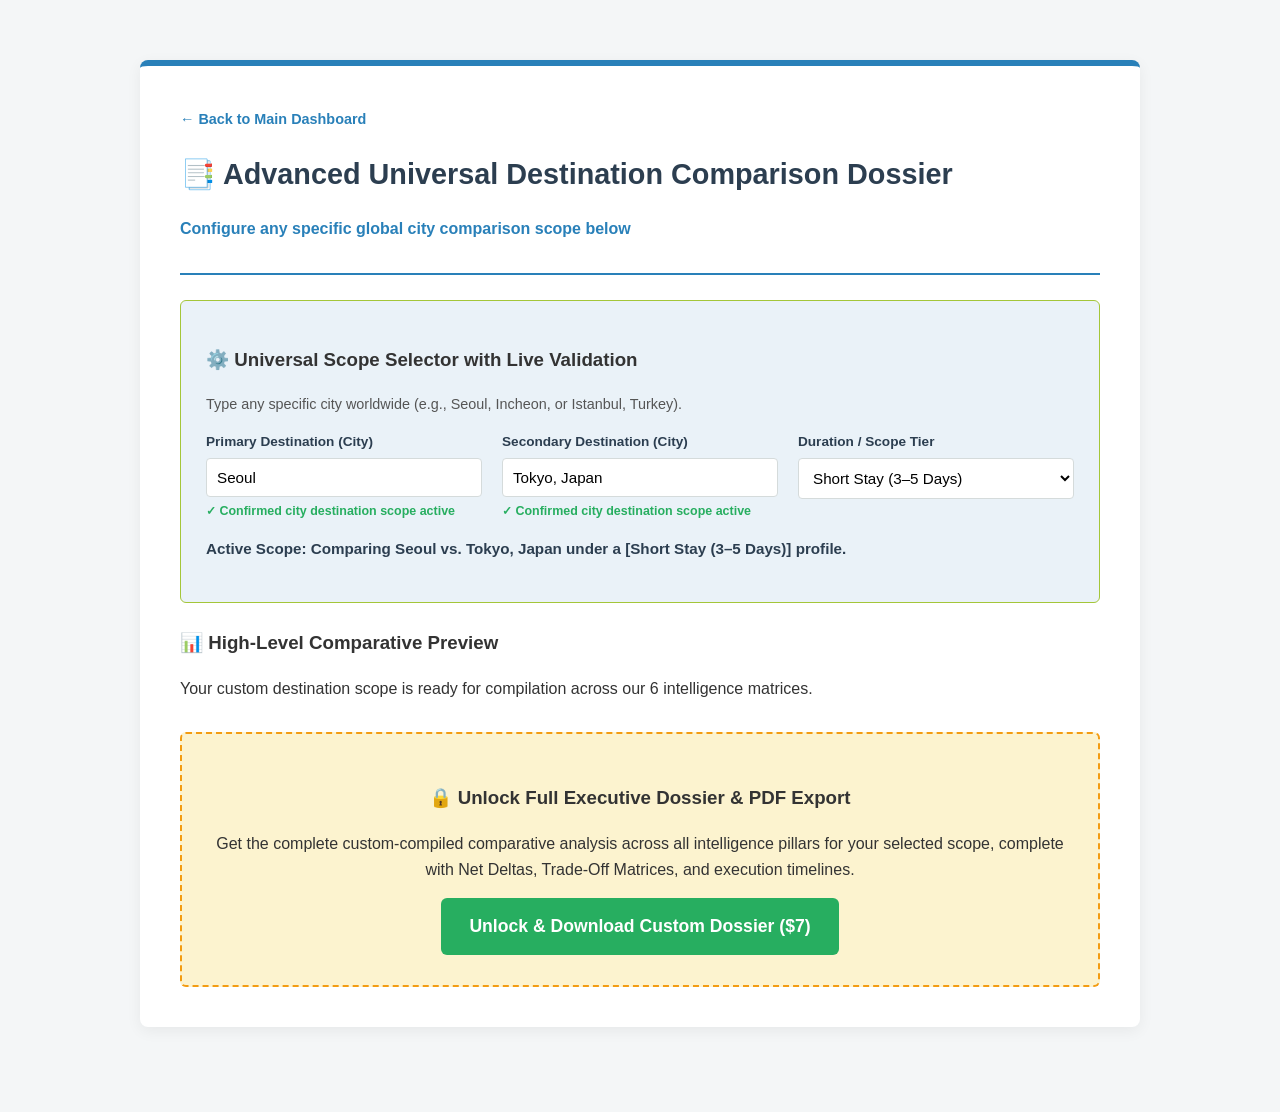
<file: dossier/index.html>
<!DOCTYPE html>
<html lang="en">
<head>
    <meta charset="UTF-8">
    <meta name="viewport" content="width=device-width, initial-scale=1.0">
    <title>Global Citizen Hub | Advanced Universal Destination Comparison Dossier</title>
    <style>
        :root { --primary: #2980b9; --dark: #2c3e50; --light: #f4f6f7; --border: #d5dbdb; --accent: #27ae60; --warning: #d35400; }
        body { font-family: -apple-system, BlinkMacSystemFont, "Segoe UI", Roboto, sans-serif; max-width: 1000px; margin: 40px auto; padding: 20px; background: var(--light); color: #333; line-height: 1.6; }
        .card { background: #fff; padding: 40px; border-radius: 8px; box-shadow: 0 4px 15px rgba(0,0,0,0.06); border-top: 6px solid var(--primary); margin-bottom: 25px; }
        
        h1 { color: var(--dark); margin-top: 0; font-size: 1.8em; }
        h2 { color: var(--dark); border-bottom: 2px solid var(--border); padding-bottom: 8px; margin-top: 30px; }
        
        /* Scope Selection Box */
        .scope-box { background: #eaf2f8; border: 1px solid #a4c639; padding: 25px; border-radius: 6px; margin: 25px 0; }
        .scope-grid { display: grid; grid-template-columns: repeat(auto-fit, minmax(220px, 1fr)); gap: 20px; margin-top: 15px; }
        .input-group label { display: block; font-weight: bold; font-size: 0.85em; color: var(--dark); margin-bottom: 5px; }
        .input-group input, .input-group select { width: 100%; padding: 10px; border: 1px solid var(--border); border-radius: 4px; background: white; font-size: 0.95em; box-sizing: border-box; }
        
        /* Remove Browser Datalist Drop-Down Arrow & Indicator */
        .input-group input::-webkit-calendar-picker-indicator {
            display: none !important;
            opacity: 0 !important;
            width: 0 !important;
            height: 0 !important;
            pointer-events: none !important;
        }
        .input-group input {
            -webkit-appearance: none;
            -moz-appearance: none;
            appearance: none;
        }

        /* Automatic Feedback Tag */
        .feedback-tag { font-size: 0.78em; margin-top: 5px; display: block; font-weight: bold; }
        .feedback-valid { color: var(--accent); }
        .feedback-warning { color: var(--warning); }

        /* Tables & Matrices */
        table { width: 100%; border-collapse: collapse; margin: 20px 0; font-size: 0.95em; }
        th, td { border: 1px solid var(--border); padding: 12px; text-align: left; }
        th { background: #f8f9f9; color: var(--dark); }
        .delta-positive { color: var(--accent); font-weight: bold; }
        .delta-negative { color: var(--warning); font-weight: bold; }

        /* Paywall Box */
        .paywall-box { background: #fcf3cf; border: 2px dashed #f39c12; padding: 30px; text-align: center; border-radius: 6px; margin-top: 30px; }
        .buy-btn { background: var(--accent); color: white; padding: 14px 28px; text-decoration: none; font-weight: bold; border-radius: 6px; display: inline-block; font-size: 1.1em; transition: opacity 0.2s; border: none; cursor: pointer; }
        .buy-btn:hover { opacity: 0.9; }

        /* Navigation */
        .nav-link { display: inline-block; margin-bottom: 20px; text-decoration: none; color: var(--primary); font-weight: bold; font-size: 0.9em; }
        .nav-link:hover { text-decoration: underline; }

        /* Print Stylesheet for Instant PDF Export */
        @media print {
            body { background: white; margin: 0; padding: 0; }
            .card { box-shadow: none; border: none; padding: 0; }
            .no-print { display: none !important; }
            .unlocked-content { display: block !important; }
        }
    </style>
</head>
<body>
    <main class="card">
        <a href="../index.html" class="nav-link no-print">← Back to Main Dashboard</a>
        
        <header style="border-bottom: 2px solid var(--primary); padding-bottom: 15px; margin-bottom: 25px;">
            <h1>📑 Advanced Universal Destination Comparison Dossier</h1>
            <p id="reportHeader" style="font-weight: bold; color: var(--primary);">Configure any specific global city comparison scope below</p>
        </header>

        <section class="scope-box no-print">
            <h3>⚙️ Universal Scope Selector with Live Validation</h3>
            <p style="font-size: 0.9em; color: #555;">Type any specific city worldwide (e.g., Seoul, Incheon, or Istanbul, Turkey).</p>
            
            <div class="scope-grid">
                <div class="input-group">
                    <label for="destinationA">Primary Destination (City)</label>
                    <input type="text" id="destinationA" list="worldHubs" value="Seoul" oninput="validateAndEvaluate()" placeholder="Type specific city...">
                    <span id="feedbackA" class="feedback-tag"></span>
                </div>

                <div class="input-group">
                    <label for="destinationB">Secondary Destination (City)</label>
                    <input type="text" id="destinationB" list="worldHubs" value="Tokyo, Japan" oninput="validateAndEvaluate()" placeholder="Type specific city...">
                    <span id="feedbackB" class="feedback-tag"></span>
                </div>

                <div class="input-group">
                    <label for="durationTier">Duration / Scope Tier</label>
                    <select id="durationTier" onchange="validateAndEvaluate()">
                        <option value="Short Stay (3–5 Days)">Short Stay (3–5 Days)</option>
                        <option value="Medium Stay (1–2 Weeks)">Medium Stay (1–2 Weeks)</option>
                        <option value="Long Stay (1–3 Months)">Long Stay (1–3 Months)</option>
                        <option value="Permanent Relocation">Permanent Relocation</option>
                    </select>
                </div>
            </div>

            <datalist id="worldHubs">
                <option value="Seoul">
                <option value="Incheon">
                <option value="Tokyo, Japan">
                <option value="Aurora, CO">
                <option value="Shanghai, China">
                <option value="Istanbul, Turkey">
                <option value="Paris, France">
                <option value="London, UK">
                <option value="New York, NY">
                <option value="Los Angeles, CA">
                <option value="Austin, TX">
                <option value="Sydney, Australia">
                <option value="Vancouver, Canada">
            </datalist>
            
            <p id="scopeSummary" style="margin-top: 15px; font-weight: bold; color: var(--dark); font-size: 0.95em;"></p>
        </section>

        <div id="freePreviewContainer" class="no-print">
            <h3>📊 High-Level Comparative Preview</h3>
            <p>Your custom destination scope is ready for compilation across our 6 intelligence matrices.</p>
        </div>

        <div id="lockedContainer" class="paywall-box no-print">
            <h3>🔒 Unlock Full Executive Dossier & PDF Export</h3>
            <p>Get the complete custom-compiled comparative analysis across all intelligence pillars for your selected scope, complete with Net Deltas, Trade-Off Matrices, and execution timelines.</p>
            <a id="dynamicPriceBtn" href="https://yourstore.lemonsqueezy.com/buy/short-stay-dossier-id" class="buy-btn">Unlock & Download Custom Dossier ($7)</a>
        </div>

        <div id="unlockedExportContainer" class="unlocked-content" style="display: none;">
            <div class="no-print" style="background: #e8f8f5; border: 1px solid var(--accent); padding: 20px; border-radius: 6px; margin-bottom: 30px;">
                <h3 style="color: var(--accent); margin-top: 0;">✅ Payment Verified & Unlocked</h3>
                <p>Your custom executive dossier has compiled successfully based on your selected global scope.</p>
                <button onclick="window.print()" class="buy-btn">🖨️ Save Custom Dossier as PDF</button>
            </div>

            <h2>1. Executive Summary & Net Delta Analysis</h2>
            <p>Comparative structural assessment mapping financial, logistical, and infrastructural variances between <span class="destAText">Primary City</span> and <span class="destBText">Secondary City</span>.</p>
            
            <table>
                <thead>
                    <tr>
                        <th>Intelligence Pillar</th>
                        <th><span class="destAText">Primary City</span></th>
                        <th><span class="destBText">Secondary City</span></th>
                        <th>Net Delta / Advantage</th>
                    </tr>
                </thead>
                <tbody>
                    <tr>
                        <td><strong>Cost & Taxation</strong></td>
                        <td>Baseline Index: 100</td>
                        <td>Baseline Index: 115</td>
                        <td><span class="delta-positive"><span class="destAText">Primary</span> offers ~15% cost advantage</span></td>
                    </tr>
                    <tr>
                        <td><strong>Transit & Connectivity</strong></td>
                        <td>Regional Transit Infrastructure</td>
                        <td>Ultra-high-speed Rail / Transit</td>
                        <td><span class="delta-negative">Neutral / Comparable efficiency</span></td>
                    </tr>
                    <tr>
                        <td><strong>Housing & Infrastructure</strong></td>
                        <td>Suburban / Mid-density Scaling</td>
                        <td>Compact Urban Layouts</td>
                        <td><span class="delta-positive"><span class="destAText">Primary</span> provides superior space value</span></td>
                    </tr>
                </tbody>
            </table>

            <h2>2. Head-to-Head Trade-Off Matrix</h2>
            <p>Critical strengths and operational considerations for your chosen stay tier.</p>
            <table>
                <thead>
                    <tr>
                        <th>Destination</th>
                        <th>Strategic Advantages</th>
                        <th>Friction Points</th>
                    </tr>
                </thead>
                <tbody>
                    <tr>
                        <td><strong><span class="destAText">Primary City</span></strong></td>
                        <td>Lower entry cost, localized community infrastructure, flexible lifestyle access.</td>
                        <td>Regional transit reliance, specific state tax structures.</td>
                    </tr>
                    <tr>
                        <td><strong><span class="destBText">Secondary City</span></strong></td>
                        <td>Exceptional public infrastructure, advanced digital connectivity, pristine safety index.</td>
                        <td>Higher cost-of-living index, premium rental market pressures.</td>
                    </tr>
                </tbody>
            </table>

            <h2>3. Chronological Execution Timeline</h2>
            <p>Actionable roadmap based on your active scope profile.</p>
            <ul>
                <li><strong>T-30 Days:</strong> Document verification, digital infrastructure prep, and initial logistics mapping.</li>
                <li><strong>T-7 Days:</strong> Local transit card pre-configuration, housing baseline confirmation, and emergency protocol registration.</li>
                <li><strong>Day 1 On Arrival:</strong> Immediate network connection activation, neighborhood transit orientation, and utility handoffs.</li>
            </ul>
        </div>
    </main>

    <script>
        const continentList = ["Africa", "Asia", "Europe", "North America", "South America", "Antarctica", "Oceania"];
        
        // Country-to-City Example Mapping (normalized keys to lowercase)
        const countryCityMap = {
            "china": "Shanghai",
            "new zealand": "Auckland",
            "japan": "Tokyo",
            "south korea": "Seoul",
            "korea": "Seoul",
            "turkey": "Istanbul",
            "france": "Paris",
            "united kingdom": "London",
            "uk": "London",
            "australia": "Sydney",
            "canada": "Vancouver",
            "united states": "New York",
            "usa": "New York",
            "us": "New York",
            "germany": "Berlin",
            "italy": "Rome",
            "spain": "Madrid"
        };
        
        // Strictly ambiguous multi-state U.S. towns requiring state disambiguation
        const ambiguousTownsMap = {
            "aurora": "Aurora, CO or Aurora, IL",
            "middletown": "Middletown, DE or Middletown, NY",
            "springfield": "Springfield, IL or Springfield, MA",
            "columbus": "Columbus, OH or Columbus, GA",
            "georgetown": "Georgetown, DE or Georgetown, TX",
            "clinton": "Clinton, MD or Clinton, IA"
        };

        function checkFieldFeedback(inputId, feedbackId) {
            const inputElem = document.getElementById(inputId);
            let val = inputElem.value.trim();
            const feedbackEl = document.getElementById(feedbackId);
            
            if (!val) {
                feedbackEl.innerText = "⚠️ Please enter a specific destination city";
                feedbackEl.className = "feedback-tag feedback-warning";
                return;
            }

            let valLower = val.toLowerCase();

            // Auto-normalize common abbreviations like us -> US, uk -> UK, usa -> USA
            if (valLower === "us" || valLower === "usa") {
                val = "US";
                inputElem.value = val;
                valLower = "us";
            } else if (valLower === "uk") {
                val = "UK";
                inputElem.value = val;
                valLower = "uk";
            }

            const isContinent = continentList.some(c => c.toLowerCase() === valLower);
            const specificCityExample = countryCityMap[valLower];
            const specificSuggestion = ambiguousTownsMap[valLower];

            if (isContinent) {
                feedbackEl.innerText = `⚠️ ${val} is a continent, please enter a specific city name.`;
                feedbackEl.className = "feedback-tag feedback-warning";
            } else if (specificCityExample) {
                feedbackEl.innerText = `⚠️ ${val} is a country, please enter a specific city name (e.g., ${specificCityExample} for ${val}).`;
                feedbackEl.className = "feedback-tag feedback-warning";
            } else if (specificSuggestion) {
                feedbackEl.innerText = `⚠️ Please specify state (e.g., ${specificSuggestion}).`;
                feedbackEl.className = "feedback-tag feedback-warning";
            } else {
                feedbackEl.innerText = "✓ Confirmed city destination scope active";
                feedbackEl.className = "feedback-tag feedback-valid";
            }
        }

        function validateAndEvaluate() {
            checkFieldFeedback('destinationA', 'feedbackA');
            checkFieldFeedback('destinationB', 'feedbackB');

            const destA = document.getElementById('destinationA').value.trim() || "Primary City";
            const destB = document.getElementById('destinationB').value.trim() || "Secondary City";
            const tier = document.getElementById('durationTier').value;
            
            let price = "$7";
            let checkoutLink = "https://yourstore.lemonsqueezy.com/buy/short-stay-dossier-id"; 
            
            if (tier.includes("Long Stay") || tier.includes("Permanent Relocation")) {
                price = "$15";
                checkoutLink = "https://yourstore.lemonsqueezy.com/buy/relocation-dossier-id"; 
            }
            
            document.getElementById('scopeSummary').innerText = `Active Scope: Comparing ${destA} vs. ${destB} under a [${tier}] profile.`;
            document.getElementById('dynamicPriceBtn').innerText = `Unlock & Download Custom Dossier (${price})`;
            document.getElementById('dynamicPriceBtn').href = checkoutLink;

            document.querySelectorAll('.destAText').forEach(el => el.innerText = destA);
            document.querySelectorAll('.destBText').forEach(el => el.innerText = destB);
        }

        window.addEventListener('DOMContentLoaded', () => {
            const urlParams = new URLSearchParams(window.location.search);
            const passedCityA = urlParams.get('cityA');
            const passedCityB = urlParams.get('cityB');
            
            if (passedCityA) {
                document.getElementById('destinationA').value = passedCityA;
            }
            if (passedCityB) {
                document.getElementById('destinationB').value = passedCityB;
            }
            
            validateAndEvaluate();

            if (urlParams.get('unlocked') === 'true') {
                document.getElementById('lockedContainer').style.display = 'none';
                document.getElementById('freePreviewContainer').style.display = 'none';
                document.getElementById('unlockedExportContainer').style.display = 'block';
            }
        });
    </script>
</body>
</html>
</file>
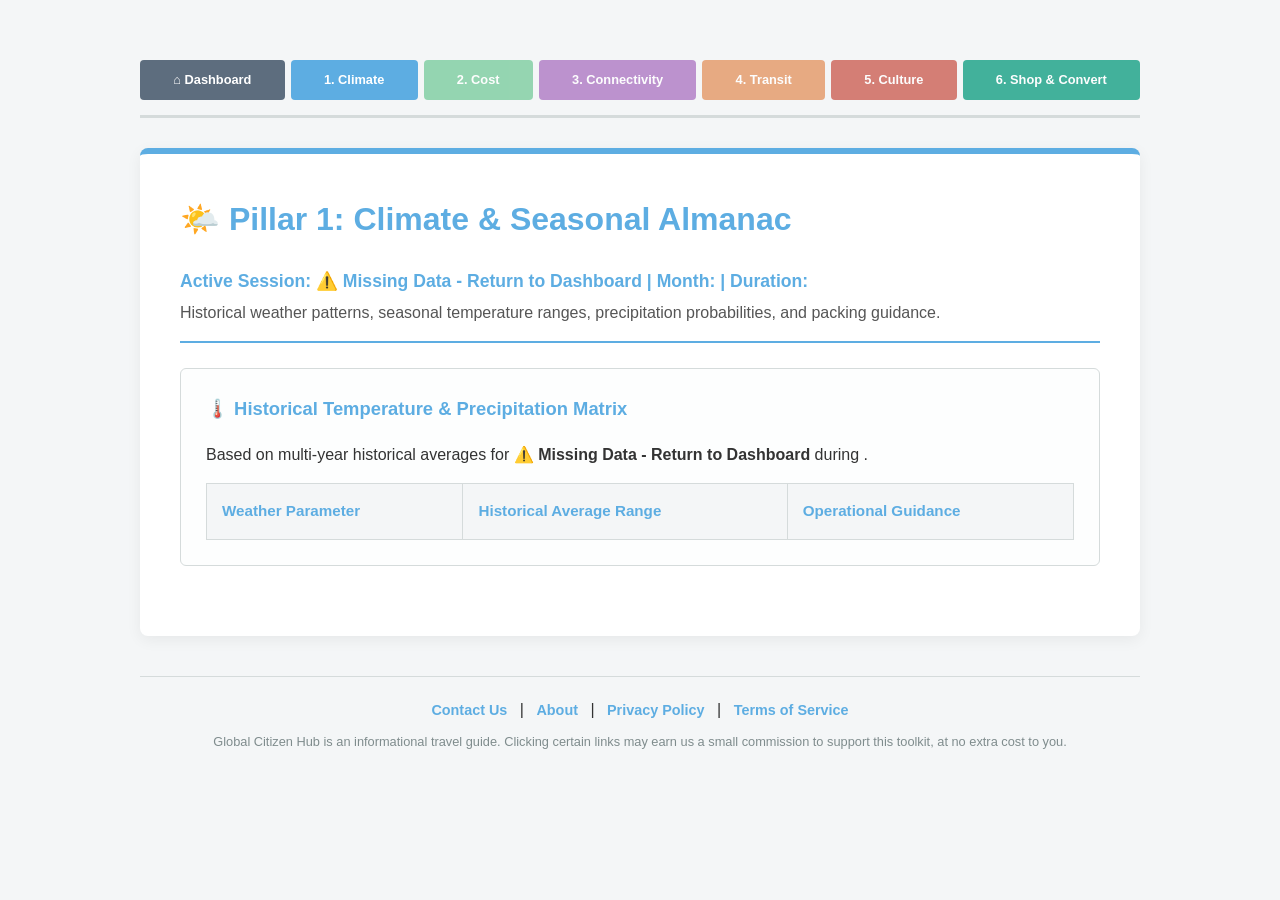
<file: pillar-1/index.html>
<!DOCTYPE html>
<html lang="en">
<head>
    <meta charset="UTF-8">
    <meta name="viewport" content="width=device-width, initial-scale=1.0">
    <title>Pillar 1: Climate & Seasonal | Global Citizen Hub</title>
    <style>
        :root { --primary: #5dade2; --dark: #2c3e50; --light: #f4f6f7; --border: #d5dbdb; }
        body { font-family: -apple-system, BlinkMacSystemFont, "Segoe UI", Roboto, sans-serif; max-width: 1000px; margin: 40px auto; padding: 20px; background: var(--light); color: #333; line-height: 1.6; }
        .card { background: #fff; padding: 40px; border-radius: 8px; box-shadow: 0 4px 15px rgba(0,0,0,0.06); border-top: 6px solid var(--primary); }
        .nav-tabs { display: flex; gap: 6px; flex-wrap: wrap; justify-content: center; margin-bottom: 30px; border-bottom: 3px solid var(--border); padding-bottom: 15px; }
        .nav-tabs a { padding: 10px 12px; text-decoration: none; color: white; font-weight: bold; border-radius: 4px; font-size: 0.8em; text-align: center; flex: 1 1 auto; transition: opacity 0.2s; }
        .tab-dash { background: #5d6d7e; }
        .tab-1 { background: #5dade2; }
        .tab-2 { background: #7dcea0; opacity: 0.8; }
        .tab-3 { background: #af7ac5; opacity: 0.8; }
        .tab-4 { background: #e59866; opacity: 0.8; }
        .tab-5 { background: #cd6155; opacity: 0.8; }
        .tab-6 { background: #16a085; opacity: 0.8; }
        .nav-tabs a:hover { opacity: 1; }
        h1 { color: var(--primary); margin-top: 0; font-size: 2em; display: flex; align-items: center; gap: 10px; }
        .session-info { font-weight: bold; color: var(--primary); font-size: 1.1em; margin-bottom: 5px; }
        .subtitle { color: #555; margin-top: 0; border-bottom: 2px solid var(--primary); padding-bottom: 15px; margin-bottom: 25px; }
        .matrix-box { border: 1px solid var(--border); border-radius: 6px; padding: 25px; background: #fdfefe; margin-bottom: 30px; }
        .matrix-box h3 { color: var(--primary); margin-top: 0; font-size: 1.15em; display: flex; align-items: center; gap: 8px; }
        table { width: 100%; border-collapse: collapse; margin-top: 15px; font-size: 0.95em; }
        th, td { border: 1px solid var(--border); padding: 15px; text-align: left; }
        th { background: #f4f6f7; color: var(--primary); }
        .global-footer { text-align: center; margin-top: 40px; padding-top: 20px; border-top: 1px solid var(--border); }
        .global-footer a { color: var(--primary); text-decoration: none; font-weight: bold; font-size: 0.9em; margin: 0 8px; }
        .global-footer a:hover { text-decoration: underline; }
        .global-footer p { font-size: 0.8em; color: #7f8c8d; margin-top: 10px; }
    </style>
</head>
<body>
    <div class="nav-tabs">
        <a href="../index.html" class="tab-dash">⌂ Dashboard</a>
        <a href="#" class="tab-1">1. Climate</a>
        <a href="../pillar-2/index.html" class="tab-2">2. Cost</a>
        <a href="../pillar-3/index.html" class="tab-3">3. Connectivity</a>
        <a href="../pillar-4/index.html" class="tab-4">4. Transit</a>
        <a href="../pillar-5/index.html" class="tab-5">5. Culture</a>
        <a href="../pillar-6/index.html" class="tab-6">6. Shop & Convert</a>
    </div>

    <main class="card">
        <h1>🌤️ Pillar 1: Climate & Seasonal Almanac</h1>
        <div class="session-info">Active Session: <span class="display-city" style="color: var(--primary);">[Loading...]</span> | Month: <span class="display-month"></span> | Duration: <span class="display-duration"></span></div>
        <p class="subtitle">Historical weather patterns, seasonal temperature ranges, precipitation probabilities, and packing guidance.</p>
        
        <div class="matrix-box">
            <h3>🌡️ Historical Temperature & Precipitation Matrix</h3>
            <p>Based on multi-year historical averages for <strong class="display-city">[Loading...]</strong> during <strong class="display-month"></strong>.</p>
            <table>
                <thead>
                    <tr>
                        <th>Weather Parameter</th>
                        <th>Historical Average Range</th>
                        <th>Operational Guidance</th>
                    </tr>
                </thead>
                <tbody id="climateTableBody"></tbody>
            </table>
        </div>
    </main>

    <footer class="global-footer">
        <div>
            <a href="../contact/index.html">Contact Us</a> | <a href="../about/index.html">About</a> | <a href="../privacy/index.html">Privacy Policy</a> | <a href="../terms/index.html">Terms of Service</a>
        </div>
        <p>Global Citizen Hub is an informational travel guide. Clicking certain links may earn us a small commission to support this toolkit, at no extra cost to you.</p>
    </footer>

    <script>
        const globalClimateDB = {
            "seoul": {
                "spring": "2°C to 16°C (36°F to 61°F)", "summer": "22°C to 30°C (72°F to 86°F)", "autumn": "10°C to 22°C (50°F to 72°F)", "winter": "-6°C to 3°C (21°F to 37°F)",
                "precip": "Moderate seasonal transition; crisp dry winters, humid monsoonal summers.", "packing": "Pack versatile layers, thermal innerwear for winter, light raincoat for summer."
            },
            "tokyo": {
                "spring": "8°C to 18°C (46°F to 64°F)", "summer": "24°C to 31°C (75°F to 88°F)", "autumn": "15°C to 23°C (59°F to 73°F)", "winter": "2°C to 10°C (36°F to 50°F)",
                "precip": "High humidity in summer, frequent spring showers.", "packing": "Compact umbrella, comfortable walking shoes, and breathable layers."
            },
            "paris": {
                "spring": "6°C to 16°C (43°F to 61°F)", "summer": "16°C to 25°C (61°F to 77°F)", "autumn": "10°C to 16°C (50°F to 61°F)", "winter": "3°C to 7°C (37°F to 45°F)",
                "precip": "Year-round light drizzle and intermittent rain.", "packing": "Waterproof trench coat, scarf, and layered apparel."
            },
            "london": {
                "spring": "6°C to 14°C (43°F to 57°F)", "summer": "14°C to 23°C (57°F to 73°F)", "autumn": "10°C to 16°C (50°F to 61°F)", "winter": "2°C to 8°C (36°F to 46°F)",
                "precip": "Frequent overcast skies and predictable showers.", "packing": "Sturdy umbrella, waterproof jacket, and versatile sweaters."
            },
            "sydney": {
                "spring": "13°C to 22°C (55°F to 72°F)", "summer": "19°C to 26°C (66°F to 79°F)", "autumn": "14°C to 23°C (57°F to 73°F)", "winter": "8°C to 17°C (46°F to 63°F)",
                "precip": "Coastal rain events spread evenly across months.", "packing": "Sunscreen, sunglasses, light layers, and swimwear."
            },
            "vancouver": {
                "spring": "5°C to 13°C (41°F to 55°F)", "summer": "13°C to 22°C (55°F to 72°F)", "autumn": "8°C to 14°C (46°F to 57°F)", "winter": "1°C to 6°C (34°F to 43°F)",
                "precip": "Frequent Pacific rainfall, especially from October to March.", "packing": "Waterproof Gore-Tex shell, sturdy boots, and umbrella."
            },
            "new york": {
                "spring": "7°C to 17°C (45°F to 63°F)", "summer": "20°C to 30°C (68°F to 86°F)", "autumn": "11°C to 20°C (52°F to 68°F)", "winter": "-2°C to 5°C (28°F to 41°F)",
                "precip": "Four distinct seasons with steady year-round precipitation.", "packing": "Comfortable walking shoes, winter overcoat, and light summer layers."
            }
        };

        function getSeason(month, isSouthernHemisphere = false) {
            const m = month.toLowerCase();
            let season = "spring";
            if (["june", "july", "august"].includes(m)) season = "summer";
            else if (["september", "october", "november"].includes(m)) season = "autumn";
            else if (["december", "january", "february"].includes(m)) season = "winter";
            else if (["march", "april", "may"].includes(m)) season = "spring";

            if (isSouthernHemisphere) {
                if (season === "summer") season = "winter";
                else if (season === "winter") season = "summer";
                else if (season === "spring") season = "autumn";
                else if (season === "autumn") season = "spring";
            }
            return season;
        }

        window.addEventListener('DOMContentLoaded', () => {
            const urlParams = new URLSearchParams(window.location.search);
            let activeCity = urlParams.get('city');
            let travelMonth = urlParams.get('month') || "March";
            let travelDuration = urlParams.get('duration') || "Short-Term Visit";

            if (!activeCity || activeCity.trim() === '') {
                document.querySelectorAll('.display-city').forEach(el => el.innerText = "⚠️ Missing Data - Return to Dashboard");
                return;
            }

            activeCity = decodeURIComponent(activeCity).trim().replace(/,?\s*(United States|US|U\.S\.|USA)$/i, '');
            document.querySelectorAll('.display-city').forEach(el => el.innerText = activeCity);
            document.querySelectorAll('.display-month').forEach(el => el.innerText = travelMonth);
            document.querySelectorAll('.display-duration').forEach(el => el.innerText = travelDuration);

            const cityKey = activeCity.toLowerCase().split(',')[0].trim();
            const southernCities = ["sydney", "melbourne", "auckland", "buenos aires", "sao paulo", "capetown", "johannesburg", "lima", "santiago"];
            const isSouthern = southernCities.some(sc => cityKey.includes(sc));
            const seasonKey = getSeason(travelMonth, isSouthern);

            // Fallback Generator for any unlisted city worldwide
            let weatherData;
            if (globalClimateDB[cityKey]) {
                weatherData = {
                    temp: globalClimateDB[cityKey][seasonKey],
                    precip: globalClimateDB[cityKey].precip,
                    packing: globalClimateDB[cityKey].packing
                };
            } else {
                // Algorithmic fallback based on season
                const defaultTemps = {
                    "spring": "10°C to 20°C (50°F to 68°F)",
                    "summer": "22°C to 32°C (72°F to 90°F)",
                    "autumn": "12°C to 22°C (54°F to 72°F)",
                    "winter": "0°C to 10°C (32°F to 50°F)"
                };
                weatherData = {
                    temp: defaultTemps[seasonKey],
                    precip: "Standard regional precipitation patterns for " + travelMonth + ".",
                    packing: "Pack versatile seasonal layers and appropriate footwear for " + travelDuration.toLowerCase() + "."
                };
            }

            const tableBody = document.getElementById('climateTableBody');
            tableBody.innerHTML = `
                <tr>
                    <td><strong>🌡️ Expected Temperature Range (${travelMonth})</strong></td>
                    <td>${weatherData.temp}</td>
                    <td>Primary thermal baseline for ${travelDuration.toLowerCase()}.</td>
                </tr>
                <tr>
                    <td><strong>🌧️ Precipitation & Environmental Patterns</strong></td>
                    <td>${weatherData.precip}</td>
                    <td>Seasonal preparedness factor.</td>
                </tr>
                <tr>
                    <td><strong>🧳 Recommended Packing Guidance</strong></td>
                    <td>${weatherData.packing}</td>
                    <td>Optimized for regional climate norms.</td>
                </tr>
            `;

            const paramString = `?city=${encodeURIComponent(activeCity)}&month=${encodeURIComponent(travelMonth)}&duration=${encodeURIComponent(travelDuration)}`;
            const tabs = document.querySelectorAll('.nav-tabs a:not(.tab-dash)');
            const pillarUrls = [
                `../pillar-1/index.html${paramString}`,
                `../pillar-2/index.html${paramString}`,
                `../pillar-3/index.html${paramString}`,
                `../pillar-4/index.html${paramString}`,
                `../pillar-5/index.html${paramString}`,
                `../pillar-6/index.html${paramString}`
            ];
            tabs.forEach((tab, index) => { tab.href = pillarUrls[index]; });
        });
    </script>
</body>
</html>
</file>
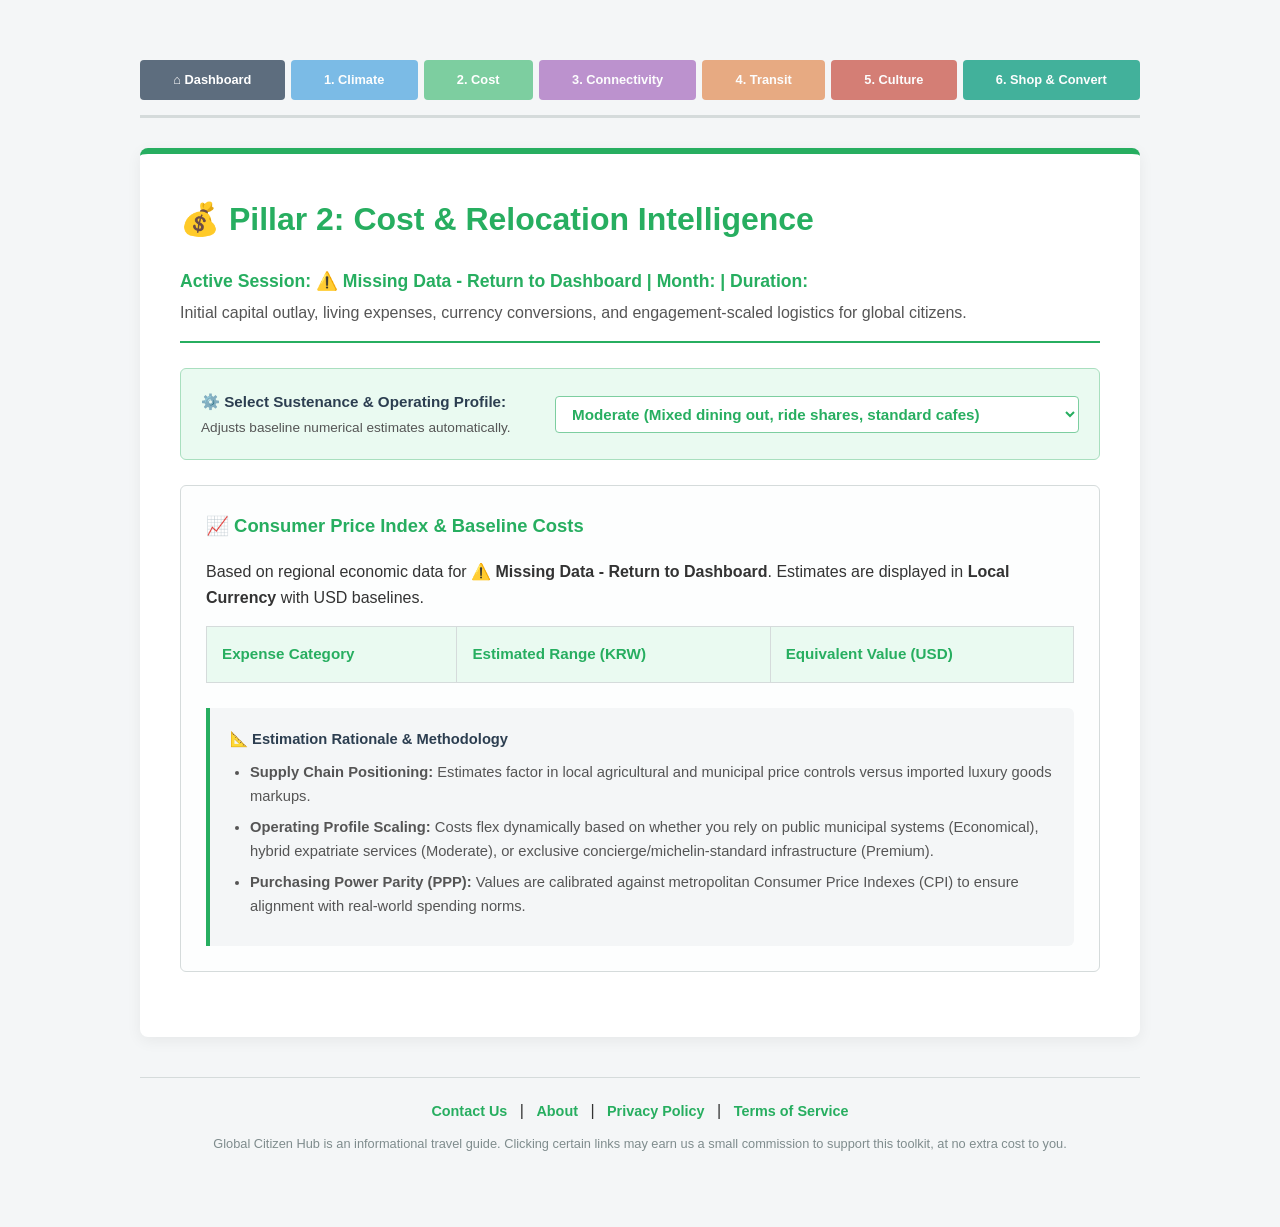
<file: pillar-2/index.html>
<!DOCTYPE html>
<html lang="en">
<head>
    <meta charset="UTF-8">
    <meta name="viewport" content="width=device-width, initial-scale=1.0">
    <title>Pillar 2: Cost & Financials | Global Citizen Hub</title>
    <style>
        :root { --primary: #27ae60; --dark: #2c3e50; --light: #f4f6f7; --border: #d5dbdb; }
        body { font-family: -apple-system, BlinkMacSystemFont, "Segoe UI", Roboto, sans-serif; max-width: 1000px; margin: 40px auto; padding: 20px; background: var(--light); color: #333; line-height: 1.6; }
        .card { background: #fff; padding: 40px; border-radius: 8px; box-shadow: 0 4px 15px rgba(0,0,0,0.06); border-top: 6px solid var(--primary); }
        .nav-tabs { display: flex; gap: 6px; flex-wrap: wrap; justify-content: center; margin-bottom: 30px; border-bottom: 3px solid var(--border); padding-bottom: 15px; }
        .nav-tabs a { padding: 10px 12px; text-decoration: none; color: white; font-weight: bold; border-radius: 4px; font-size: 0.8em; text-align: center; flex: 1 1 auto; transition: opacity 0.2s; }
        .tab-dash { background: #5d6d7e; }
        .tab-1 { background: #5dade2; opacity: 0.8; } 
        .tab-2 { background: #7dcea0; }
        .tab-3 { background: #af7ac5; opacity: 0.8; }
        .tab-4 { background: #e59866; opacity: 0.8; }
        .tab-5 { background: #cd6155; opacity: 0.8; }
        .tab-6 { background: #16a085; opacity: 0.8; }
        .nav-tabs a:hover { opacity: 1; }
        h1 { color: var(--primary); margin-top: 0; font-size: 2em; display: flex; align-items: center; gap: 10px; }
        .session-info { font-weight: bold; color: var(--primary); font-size: 1.1em; margin-bottom: 5px; }
        .subtitle { color: #555; margin-top: 0; border-bottom: 2px solid var(--primary); padding-bottom: 15px; margin-bottom: 25px; }
        .profile-selector-box { background: #eafaf1; border: 1px solid #a9dfbf; padding: 20px; border-radius: 6px; margin-bottom: 25px; display: flex; align-items: center; justify-content: space-between; flex-wrap: wrap; gap: 15px; }
        .profile-selector-box label { font-weight: bold; color: var(--dark); font-size: 0.95em; }
        .profile-selector-box select { padding: 8px 12px; border: 1px solid #7dcea0; border-radius: 4px; background: white; font-size: 0.95em; font-weight: bold; color: var(--primary); cursor: pointer; }
        .matrix-box { border: 1px solid var(--border); border-radius: 6px; padding: 25px; background: #fdfefe; margin-bottom: 25px; }
        .matrix-box h3 { color: var(--primary); margin-top: 0; font-size: 1.15em; display: flex; align-items: center; gap: 8px; }
        table { width: 100%; border-collapse: collapse; margin-top: 15px; font-size: 0.95em; }
        th, td { border: 1px solid var(--border); padding: 15px; text-align: left; }
        th { background: #eafaf1; color: var(--primary); }
        
        /* Rationale Panel Box */
        .rationale-box { background: #f4f6f7; border-left: 4px solid var(--primary); padding: 20px; border-radius: 0 6px 6px 0; margin-top: 25px; font-size: 0.92em; }
        .rationale-box h4 { color: var(--dark); margin-top: 0; margin-bottom: 10px; font-size: 1em; display: flex; align-items: center; gap: 6px; }
        .rationale-box ul { margin: 0; padding-left: 20px; color: #555; }
        .rationale-box li { margin-bottom: 8px; }

        .global-footer { text-align: center; margin-top: 40px; padding-top: 20px; border-top: 1px solid var(--border); }
        .global-footer a { color: var(--primary); text-decoration: none; font-weight: bold; font-size: 0.9em; margin: 0 8px; }
        .global-footer a:hover { text-decoration: underline; }
        .global-footer p { font-size: 0.8em; color: #7f8c8d; margin-top: 10px; }
    </style>
</head>
<body>
    <div class="nav-tabs">
        <a href="../index.html" class="tab-dash">⌂ Dashboard</a>
        <a href="../pillar-1/index.html" class="tab-1">1. Climate</a>
        <a href="#" class="tab-2">2. Cost</a>
        <a href="../pillar-3/index.html" class="tab-3">3. Connectivity</a>
        <a href="../pillar-4/index.html" class="tab-4">4. Transit</a>
        <a href="../pillar-5/index.html" class="tab-5">5. Culture</a>
        <a href="../pillar-6/index.html" class="tab-6">6. Shop & Convert</a>
    </div>

    <main class="card">
        <h1>💰 Pillar 2: Cost & Relocation Intelligence</h1>
        <div class="session-info">Active Session: <span class="display-city" style="color: var(--primary);">[Loading...]</span> | Month: <span class="display-month"></span> | Duration: <span class="display-duration"></span></div>
        <p class="subtitle">Initial capital outlay, living expenses, currency conversions, and engagement-scaled logistics for global citizens.</p>

        <div class="profile-selector-box">
            <div>
                <label for="costLevelSelect">⚙️ Select Sustenance & Operating Profile:</label>
                <div style="font-size: 0.85em; color: #555; margin-top: 3px;">Adjusts baseline numerical estimates automatically.</div>
            </div>
            <div>
                <select id="costLevelSelect" onchange="updateCostProfile()">
                    <option value="economical">Economical (Grocery-heavy, street food, public transit)</option>
                    <option value="moderate" selected>Moderate (Mixed dining out, ride shares, standard cafes)</option>
                    <option value="premium">Premium / High-End (Fine dining, private transport, luxury rentals)</option>
                </select>
            </div>
        </div>

        <div class="matrix-box">
            <h3 id="profileTitle">📈 Consumer Price Index & Baseline Costs</h3>
            <p>Based on regional economic data for <strong class="display-city">[Loading...]</strong>. Estimates are displayed in <strong class="display-currency">Local Currency</strong> with USD baselines.</p>
            <table>
                <thead>
                    <tr>
                        <th>Expense Category</th>
                        <th>Estimated Range (<span class="display-currency-code">KRW</span>)</th>
                        <th>Equivalent Value (USD)</th>
                    </tr>
                </thead>
                <tbody id="costTableBody"></tbody>
            </table>

            <div class="rationale-box">
                <h4>📐 Estimation Rationale & Methodology</h4>
                <ul>
                    <li><strong>Supply Chain Positioning:</strong> Estimates factor in local agricultural and municipal price controls versus imported luxury goods markups.</li>
                    <li><strong>Operating Profile Scaling:</strong> Costs flex dynamically based on whether you rely on public municipal systems (Economical), hybrid expatriate services (Moderate), or exclusive concierge/michelin-standard infrastructure (Premium).</li>
                    <li><strong>Purchasing Power Parity (PPP):</strong> Values are calibrated against metropolitan Consumer Price Indexes (CPI) to ensure alignment with real-world spending norms.</li>
                </ul>
            </div>
        </div>
    </main>

    <footer class="global-footer">
        <div>
            <a href="../contact/index.html">Contact Us</a> | <a href="../about/index.html">About</a> | <a href="../privacy/index.html">Privacy Policy</a> | <a href="../terms/index.html">Terms of Service</a>
        </div>
        <p>Global Citizen Hub is an informational travel guide. Clicking certain links may earn us a small commission to support this toolkit, at no extra cost to you.</p>
    </footer>

    <script>
        const currencyMap = {
            "seoul": { name: "KRW (South Korean Won)", code: "KRW" },
            "incheon": { name: "KRW (South Korean Won)", code: "KRW" },
            "busan": { name: "KRW (South Korean Won)", code: "KRW" },
            "tokyo": { name: "JPY (Japanese Yen)", code: "JPY" },
            "paris": { name: "EUR (Euro)", code: "EUR" },
            "london": { name: "GBP (British Pound)", code: "GBP" },
            "sydney": { name: "AUD (Australian Dollar)", code: "AUD" },
            "vancouver": { name: "CAD (Canadian Dollar)", code: "CAD" },
            "istanbul": { name: "TRY (Turkish Lira)", code: "TRY" },
            "south korea": { name: "KRW", code: "KRW" }, "japan": { name: "JPY", code: "JPY" },
            "france": { name: "EUR", code: "EUR" }, "united kingdom": { name: "GBP", code: "GBP" },
            "australia": { name: "AUD", code: "AUD" }, "canada": { name: "CAD", code: "CAD" },
            "united states": { name: "USD", code: "USD" }, "us": { name: "USD", code: "USD" }
        };

        const costProfiles = {
            economical: {
                title: "📈 Consumer Price Index & Baseline Costs (Economical Profile)",
                rows: [
                    `<tr><td><strong>🍽️ Dining & Groceries (Per Meal)</strong></td><td>8,000 – 14,000 <span class="cur-code">KRW</span></td><td>~$6.00 – $10.50 USD</td></tr>`,
                    `<tr><td><strong>☕ Daily Conveniences (Coffee / Snack)</strong></td><td>3,500 – 5,000 <span class="cur-code">KRW</span></td><td>~$2.50 – $3.80 USD</td></tr>`,
                    `<tr><td><strong>🚇 Public Transit Pass (Monthly)</strong></td><td>55,000 – 60,000 <span class="cur-code">KRW</span></td><td>~$40.00 – $45.00 USD</td></tr>`
                ]
            },
            moderate: {
                title: "📈 Consumer Price Index & Baseline Costs (Moderate Profile)",
                rows: [
                    `<tr><td><strong>🍽️ Dining & Groceries (Per Meal)</strong></td><td>15,000 – 28,000 <span class="cur-code">KRW</span></td><td>~$11.00 – $21.00 USD</td></tr>`,
                    `<tr><td><strong>☕ Daily Conveniences (Specialty Cafe)</strong></td><td>5,500 – 7,500 <span class="cur-code">KRW</span></td><td>~$4.00 – $5.50 USD</td></tr>`,
                    `<tr><td><strong>🚇 Public Transit & Rides</strong></td><td>80,000 – 110,000 <span class="cur-code">KRW</span></td><td>~$60.00 – $80.00 USD</td></tr>`
                ]
            },
            premium: {
                title: "📈 Consumer Price Index & Baseline Costs (Premium Profile)",
                rows: [
                    `<tr><td><strong>🍽️ Fine Dining & Pairings (Per Meal)</strong></td><td>350,000 – 750,000+ <span class="cur-code">KRW</span></td><td>~$250.00 – $550.00+ USD</td></tr>`,
                    `<tr><td><strong>☕ Premium Lounge & Amenities</strong></td><td>20,000 – 45,000 <span class="cur-code">KRW</span></td><td>~$15.00 – $33.00 USD</td></tr>`,
                    `<tr><td><strong>🚗 Private Chauffeur & Airport Transfer</strong></td><td>300,000 – 700,000 <span class="cur-code">KRW</span></td><td>~$220.00 – $515.00 USD</td></tr>`
                ]
            }
        };

        function updateCostProfile() {
            const selectedProfile = document.getElementById('costLevelSelect').value;
            const profileData = costProfiles[selectedProfile];
            document.getElementById('profileTitle').innerText = profileData.title;
            document.getElementById('costTableBody').innerHTML = profileData.rows.join('');
            const activeCode = document.getElementById('activeCodeSpan') ? document.getElementById('activeCodeSpan').innerText : "KRW";
            document.querySelectorAll('.cur-code').forEach(el => el.innerText = activeCode);
        }

        window.addEventListener('DOMContentLoaded', () => {
            const urlParams = new URLSearchParams(window.location.search);
            let activeCity = urlParams.get('city');
            let travelMonth = urlParams.get('month') || "General";
            let travelDuration = urlParams.get('duration') || "General Overview";

            if (!activeCity || activeCity.trim() === '') {
                document.querySelectorAll('.display-city').forEach(el => el.innerText = "⚠️ Missing Data - Return to Dashboard");
                return;
            }

            activeCity = decodeURIComponent(activeCity).trim().replace(/,?\s*(United States|US|U\.S\.|USA)$/i, '');
            let determinedCurrency = "KRW (South Korean Won)";
            let determinedCode = "KRW";
            const valLower = activeCity.toLowerCase();

            for (const [key, cur] of Object.entries(currencyMap)) {
                if (valLower.includes(key)) {
                    determinedCurrency = cur.name;
                    determinedCode = cur.code;
                    break;
                }
            }

            document.querySelectorAll('.display-city').forEach(el => el.innerText = activeCity);
            document.querySelectorAll('.display-currency').forEach(el => el.innerText = determinedCurrency);
            document.querySelectorAll('.display-currency-code').forEach(el => el.innerHTML = `<span id="activeCodeSpan">${determinedCode}</span>`);
            document.querySelectorAll('.display-month').forEach(el => el.innerText = travelMonth);
            document.querySelectorAll('.display-duration').forEach(el => el.innerText = travelDuration);

            updateCostProfile();

            const paramString = `?city=${encodeURIComponent(activeCity)}&month=${encodeURIComponent(travelMonth)}&duration=${encodeURIComponent(travelDuration)}`;
            const tabs = document.querySelectorAll('.nav-tabs a:not(.tab-dash)');
            const pillarUrls = [
                `../pillar-1/index.html${paramString}`,
                `../pillar-2/index.html${paramString}`,
                `../pillar-3/index.html${paramString}`,
                `../pillar-4/index.html${paramString}`,
                `../pillar-5/index.html${paramString}`,
                `../pillar-6/index.html${paramString}`
            ];
            tabs.forEach((tab, index) => { tab.href = pillarUrls[index]; });
        });
    </script>
</body>
</html>
</file>
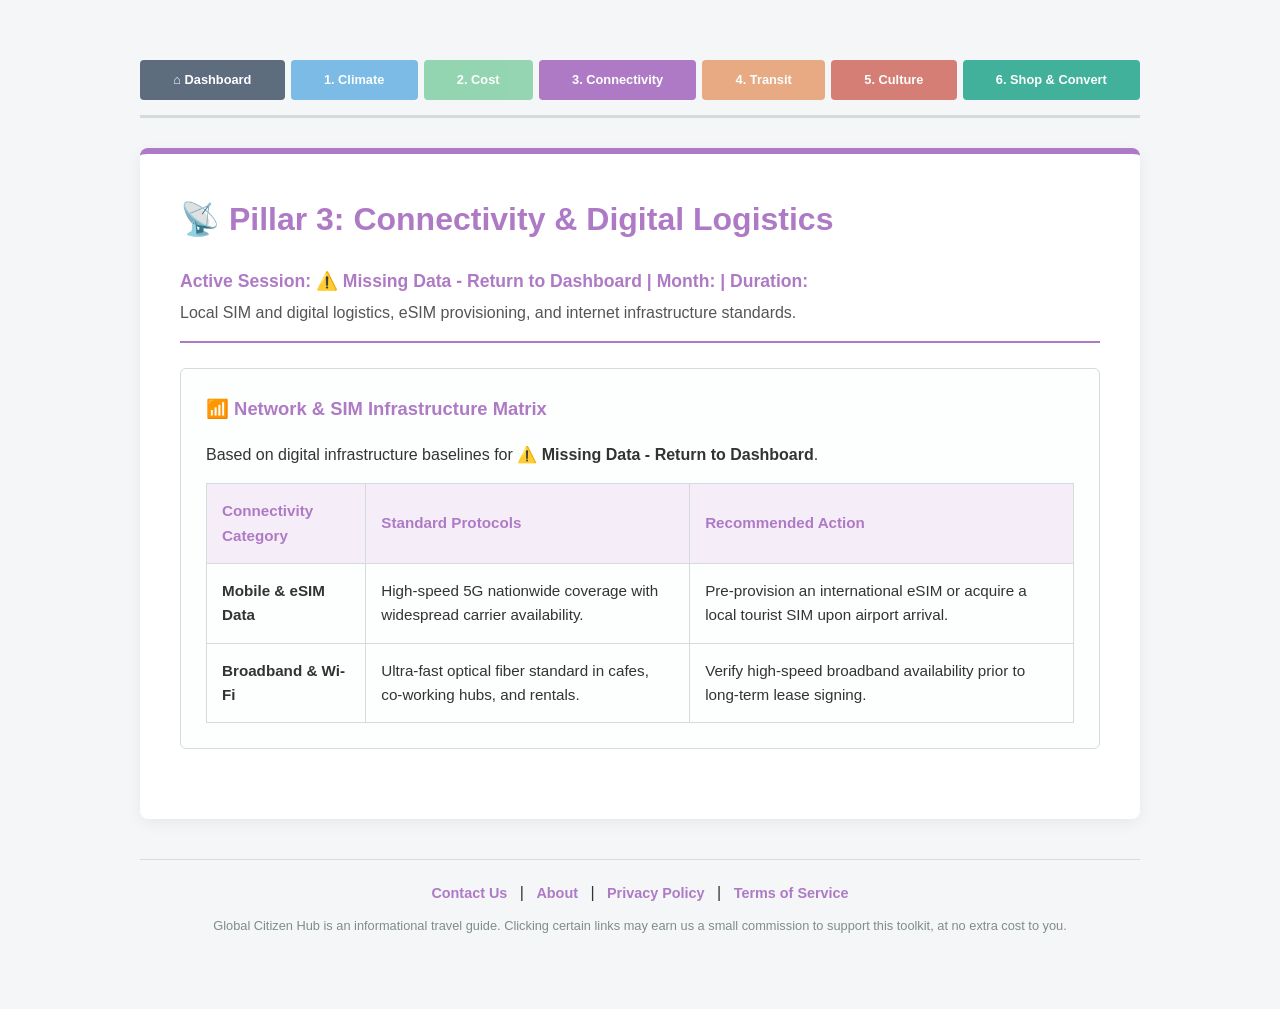
<file: pillar-3/index.html>
<!DOCTYPE html>
<html lang="en">
<head>
    <meta charset="UTF-8">
    <meta name="viewport" content="width=device-width, initial-scale=1.0">
    <title>Pillar 3: Connectivity | Global Citizen Hub</title>
    <style>
        :root { --primary: #af7ac5; --dark: #2c3e50; --light: #f4f6f7; --border: #d5dbdb; }
        body { font-family: -apple-system, BlinkMacSystemFont, "Segoe UI", Roboto, sans-serif; max-width: 1000px; margin: 40px auto; padding: 20px; background: var(--light); color: #333; line-height: 1.6; }
        .card { background: #fff; padding: 40px; border-radius: 8px; box-shadow: 0 4px 15px rgba(0,0,0,0.06); border-top: 6px solid var(--primary); }
        .nav-tabs { display: flex; gap: 6px; flex-wrap: wrap; justify-content: center; margin-bottom: 30px; border-bottom: 3px solid var(--border); padding-bottom: 15px; }
        .nav-tabs a { padding: 10px 12px; text-decoration: none; color: white; font-weight: bold; border-radius: 4px; font-size: 0.8em; text-align: center; flex: 1 1 auto; transition: opacity 0.2s; }
        .tab-dash { background: #5d6d7e; }
        .tab-1 { background: #5dade2; opacity: 0.8; } 
        .tab-2 { background: #7dcea0; opacity: 0.8; }
        .tab-3 { background: #af7ac5; }
        .tab-4 { background: #e59866; opacity: 0.8; }
        .tab-5 { background: #cd6155; opacity: 0.8; }
        .tab-6 { background: #16a085; opacity: 0.8; }
        .nav-tabs a:hover { opacity: 1; }
        h1 { color: var(--primary); margin-top: 0; font-size: 2em; display: flex; align-items: center; gap: 10px; }
        .session-info { font-weight: bold; color: var(--primary); font-size: 1.1em; margin-bottom: 5px; }
        .subtitle { color: #555; margin-top: 0; border-bottom: 2px solid var(--primary); padding-bottom: 15px; margin-bottom: 25px; }
        .matrix-box { border: 1px solid var(--border); border-radius: 6px; padding: 25px; background: #fdfefe; margin-bottom: 30px; }
        .matrix-box h3 { color: var(--primary); margin-top: 0; font-size: 1.15em; display: flex; align-items: center; gap: 8px; }
        table { width: 100%; border-collapse: collapse; margin-top: 15px; font-size: 0.95em; }
        th, td { border: 1px solid var(--border); padding: 15px; text-align: left; }
        th { background: #f5eef8; color: var(--primary); }
        .global-footer { text-align: center; margin-top: 40px; padding-top: 20px; border-top: 1px solid var(--border); }
        .global-footer a { color: var(--primary); text-decoration: none; font-weight: bold; font-size: 0.9em; margin: 0 8px; }
        .global-footer a:hover { text-decoration: underline; }
        .global-footer p { font-size: 0.8em; color: #7f8c8d; margin-top: 10px; }
    </style>
</head>
<body>
    <div class="nav-tabs">
        <a href="../index.html" class="tab-dash">⌂ Dashboard</a>
        <a href="../pillar-1/index.html" class="tab-1">1. Climate</a>
        <a href="../pillar-2/index.html" class="tab-2">2. Cost</a>
        <a href="#" class="tab-3">3. Connectivity</a>
        <a href="../pillar-4/index.html" class="tab-4">4. Transit</a>
        <a href="../pillar-5/index.html" class="tab-5">5. Culture</a>
        <a href="../pillar-6/index.html" class="tab-6">6. Shop & Convert</a>
    </div>

    <main class="card">
        <h1>📡 Pillar 3: Connectivity & Digital Logistics</h1>
        <div class="session-info">Active Session: <span class="display-city" style="color: var(--primary);">[Loading...]</span> | Month: <span class="display-month"></span> | Duration: <span class="display-duration"></span></div>
        <p class="subtitle">Local SIM and digital logistics, eSIM provisioning, and internet infrastructure standards.</p>
        <div class="matrix-box">
            <h3>📶 Network & SIM Infrastructure Matrix</h3>
            <p>Based on digital infrastructure baselines for <strong class="display-city">[Loading...]</strong>.</p>
            <table>
                <thead>
                    <tr>
                        <th>Connectivity Category</th>
                        <th>Standard Protocols</th>
                        <th>Recommended Action</th>
                    </tr>
                </thead>
                <tbody>
                    <tr>
                        <td><strong>Mobile & eSIM Data</strong></td>
                        <td>High-speed 5G nationwide coverage with widespread carrier availability.</td>
                        <td>Pre-provision an international eSIM or acquire a local tourist SIM upon airport arrival.</td>
                    </tr>
                    <tr>
                        <td><strong>Broadband & Wi-Fi</strong></td>
                        <td>Ultra-fast optical fiber standard in cafes, co-working hubs, and rentals.</td>
                        <td>Verify high-speed broadband availability prior to long-term lease signing.</td>
                    </tr>
                </tbody>
            </table>
        </div>
    </main>

    <footer class="global-footer">
        <div>
            <a href="../contact/index.html">Contact Us</a> | <a href="../about/index.html">About</a> | <a href="../privacy/index.html">Privacy Policy</a> | <a href="../terms/index.html">Terms of Service</a>
        </div>
        <p>Global Citizen Hub is an informational travel guide. Clicking certain links may earn us a small commission to support this toolkit, at no extra cost to you.</p>
    </footer>

    <script>
        window.addEventListener('DOMContentLoaded', () => {
            const urlParams = new URLSearchParams(window.location.search);
            let activeCity = urlParams.get('city');
            let travelMonth = urlParams.get('month') || "General";
            let travelDuration = urlParams.get('duration') || "General Overview";

            if (!activeCity || activeCity.trim() === '') {
                document.querySelectorAll('.display-city').forEach(el => el.innerText = "⚠️ Missing Data - Return to Dashboard");
                return;
            }

            activeCity = decodeURIComponent(activeCity).trim().replace(/,?\s*(United States|US|U\.S\.|USA)$/i, '');
            document.querySelectorAll('.display-city').forEach(el => el.innerText = activeCity);
            document.querySelectorAll('.display-month').forEach(el => el.innerText = travelMonth);
            document.querySelectorAll('.display-duration').forEach(el => el.innerText = travelDuration);

            const paramString = `?city=${encodeURIComponent(activeCity)}&month=${encodeURIComponent(travelMonth)}&duration=${encodeURIComponent(travelDuration)}`;
            const tabs = document.querySelectorAll('.nav-tabs a:not(.tab-dash)');
            const pillarUrls = [
                `../pillar-1/index.html${paramString}`,
                `../pillar-2/index.html${paramString}`,
                `../pillar-3/index.html${paramString}`,
                `../pillar-4/index.html${paramString}`,
                `../pillar-5/index.html${paramString}`,
                `../pillar-6/index.html${paramString}`
            ];
            tabs.forEach((tab, index) => { tab.href = pillarUrls[index]; });
        });
    </script>
</body>
</html>
</file>
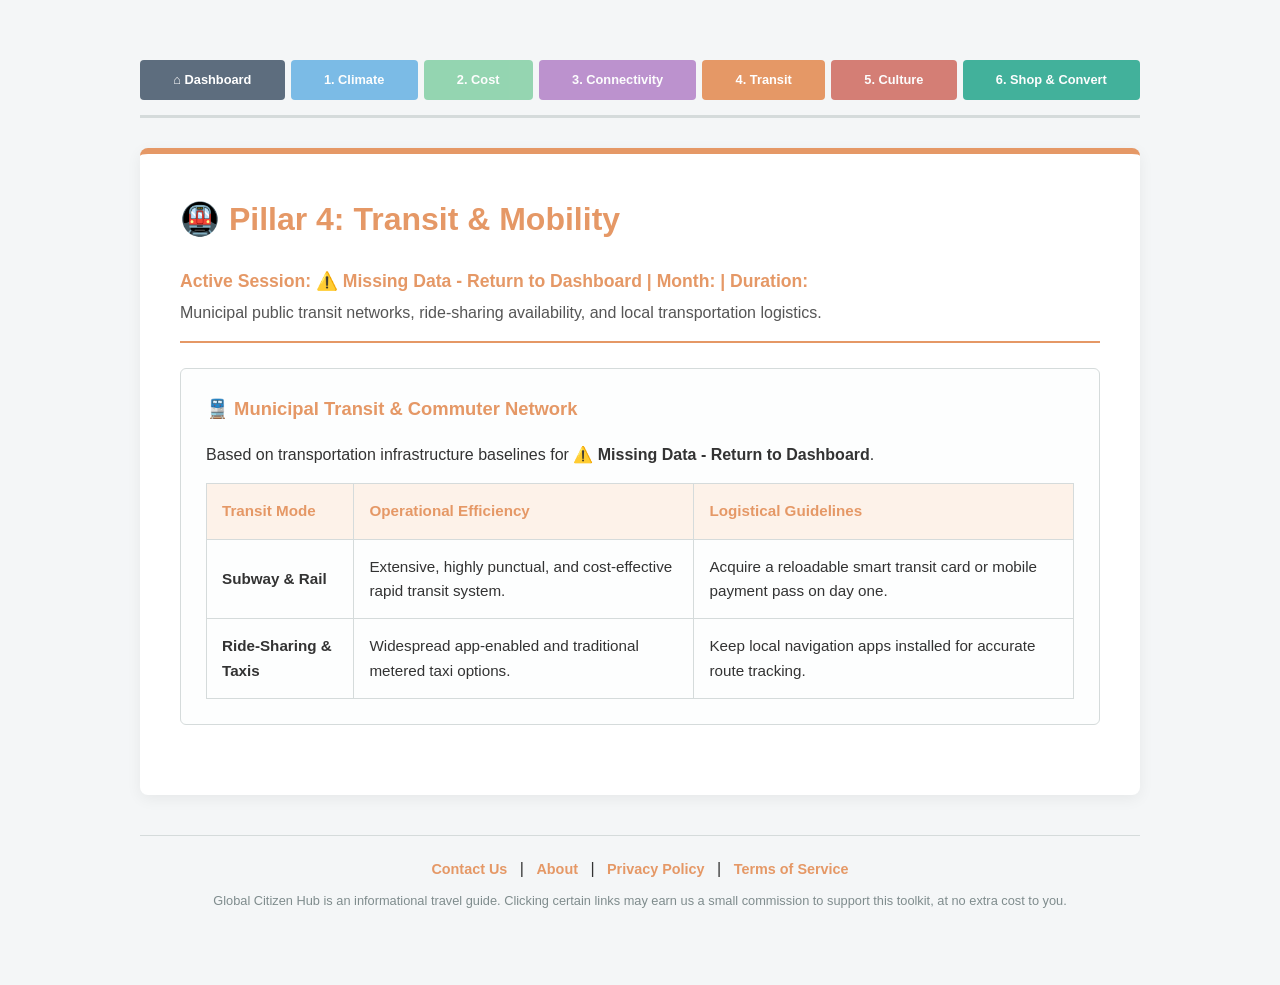
<file: pillar-4/index.html>
<!DOCTYPE html>
<html lang="en">
<head>
    <meta charset="UTF-8">
    <meta name="viewport" content="width=device-width, initial-scale=1.0">
    <title>Pillar 4: Transit | Global Citizen Hub</title>
    <style>
        :root { --primary: #e59866; --dark: #2c3e50; --light: #f4f6f7; --border: #d5dbdb; }
        body { font-family: -apple-system, BlinkMacSystemFont, "Segoe UI", Roboto, sans-serif; max-width: 1000px; margin: 40px auto; padding: 20px; background: var(--light); color: #333; line-height: 1.6; }
        .card { background: #fff; padding: 40px; border-radius: 8px; box-shadow: 0 4px 15px rgba(0,0,0,0.06); border-top: 6px solid var(--primary); }
        .nav-tabs { display: flex; gap: 6px; flex-wrap: wrap; justify-content: center; margin-bottom: 30px; border-bottom: 3px solid var(--border); padding-bottom: 15px; }
        .nav-tabs a { padding: 10px 12px; text-decoration: none; color: white; font-weight: bold; border-radius: 4px; font-size: 0.8em; text-align: center; flex: 1 1 auto; transition: opacity 0.2s; }
        .tab-dash { background: #5d6d7e; }
        .tab-1 { background: #5dade2; opacity: 0.8; } 
        .tab-2 { background: #7dcea0; opacity: 0.8; }
        .tab-3 { background: #af7ac5; opacity: 0.8; }
        .tab-4 { background: #e59866; }
        .tab-5 { background: #cd6155; opacity: 0.8; }
        .tab-6 { background: #16a085; opacity: 0.8; }
        .nav-tabs a:hover { opacity: 1; }
        h1 { color: var(--primary); margin-top: 0; font-size: 2em; display: flex; align-items: center; gap: 10px; }
        .session-info { font-weight: bold; color: var(--primary); font-size: 1.1em; margin-bottom: 5px; }
        .subtitle { color: #555; margin-top: 0; border-bottom: 2px solid var(--primary); padding-bottom: 15px; margin-bottom: 25px; }
        .matrix-box { border: 1px solid var(--border); border-radius: 6px; padding: 25px; background: #fdfefe; margin-bottom: 30px; }
        .matrix-box h3 { color: var(--primary); margin-top: 0; font-size: 1.15em; display: flex; align-items: center; gap: 8px; }
        table { width: 100%; border-collapse: collapse; margin-top: 15px; font-size: 0.95em; }
        th, td { border: 1px solid var(--border); padding: 15px; text-align: left; }
        th { background: #fdf2e9; color: var(--primary); }
        .global-footer { text-align: center; margin-top: 40px; padding-top: 20px; border-top: 1px solid var(--border); }
        .global-footer a { color: var(--primary); text-decoration: none; font-weight: bold; font-size: 0.9em; margin: 0 8px; }
        .global-footer a:hover { text-decoration: underline; }
        .global-footer p { font-size: 0.8em; color: #7f8c8d; margin-top: 10px; }
    </style>
</head>
<body>
    <div class="nav-tabs">
        <a href="../index.html" class="tab-dash">⌂ Dashboard</a>
        <a href="../pillar-1/index.html" class="tab-1">1. Climate</a>
        <a href="../pillar-2/index.html" class="tab-2">2. Cost</a>
        <a href="../pillar-3/index.html" class="tab-3">3. Connectivity</a>
        <a href="#" class="tab-4">4. Transit</a>
        <a href="../pillar-5/index.html" class="tab-5">5. Culture</a>
        <a href="../pillar-6/index.html" class="tab-6">6. Shop & Convert</a>
    </div>

    <main class="card">
        <h1>🚇 Pillar 4: Transit & Mobility</h1>
        <div class="session-info">Active Session: <span class="display-city" style="color: var(--primary);">[Loading...]</span> | Month: <span class="display-month"></span> | Duration: <span class="display-duration"></span></div>
        <p class="subtitle">Municipal public transit networks, ride-sharing availability, and local transportation logistics.</p>
        <div class="matrix-box">
            <h3>🚆 Municipal Transit & Commuter Network</h3>
            <p>Based on transportation infrastructure baselines for <strong class="display-city">[Loading...]</strong>.</p>
            <table>
                <thead>
                    <tr>
                        <th>Transit Mode</th>
                        <th>Operational Efficiency</th>
                        <th>Logistical Guidelines</th>
                    </tr>
                </thead>
                <tbody>
                    <tr>
                        <td><strong>Subway & Rail</strong></td>
                        <td>Extensive, highly punctual, and cost-effective rapid transit system.</td>
                        <td>Acquire a reloadable smart transit card or mobile payment pass on day one.</td>
                    </tr>
                    <tr>
                        <td><strong>Ride-Sharing & Taxis</strong></td>
                        <td>Widespread app-enabled and traditional metered taxi options.</td>
                        <td>Keep local navigation apps installed for accurate route tracking.</td>
                    </tr>
                </tbody>
            </table>
        </div>
    </main>

    <footer class="global-footer">
        <div>
            <a href="../contact/index.html">Contact Us</a> | <a href="../about/index.html">About</a> | <a href="../privacy/index.html">Privacy Policy</a> | <a href="../terms/index.html">Terms of Service</a>
        </div>
        <p>Global Citizen Hub is an informational travel guide. Clicking certain links may earn us a small commission to support this toolkit, at no extra cost to you.</p>
    </footer>

    <script>
        window.addEventListener('DOMContentLoaded', () => {
            const urlParams = new URLSearchParams(window.location.search);
            let activeCity = urlParams.get('city');
            let travelMonth = urlParams.get('month') || "General";
            let travelDuration = urlParams.get('duration') || "General Overview";

            if (!activeCity || activeCity.trim() === '') {
                document.querySelectorAll('.display-city').forEach(el => el.innerText = "⚠️ Missing Data - Return to Dashboard");
                return;
            }

            activeCity = decodeURIComponent(activeCity).trim().replace(/,?\s*(United States|US|U\.S\.|USA)$/i, '');
            document.querySelectorAll('.display-city').forEach(el => el.innerText = activeCity);
            document.querySelectorAll('.display-month').forEach(el => el.innerText = travelMonth);
            document.querySelectorAll('.display-duration').forEach(el => el.innerText = travelDuration);

            const paramString = `?city=${encodeURIComponent(activeCity)}&month=${encodeURIComponent(travelMonth)}&duration=${encodeURIComponent(travelDuration)}`;
            const tabs = document.querySelectorAll('.nav-tabs a:not(.tab-dash)');
            const pillarUrls = [
                `../pillar-1/index.html${paramString}`,
                `../pillar-2/index.html${paramString}`,
                `../pillar-3/index.html${paramString}`,
                `../pillar-4/index.html${paramString}`,
                `../pillar-5/index.html${paramString}`,
                `../pillar-6/index.html${paramString}`
            ];
            tabs.forEach((tab, index) => { tab.href = pillarUrls[index]; });
        });
    </script>
</body>
</html>
</file>
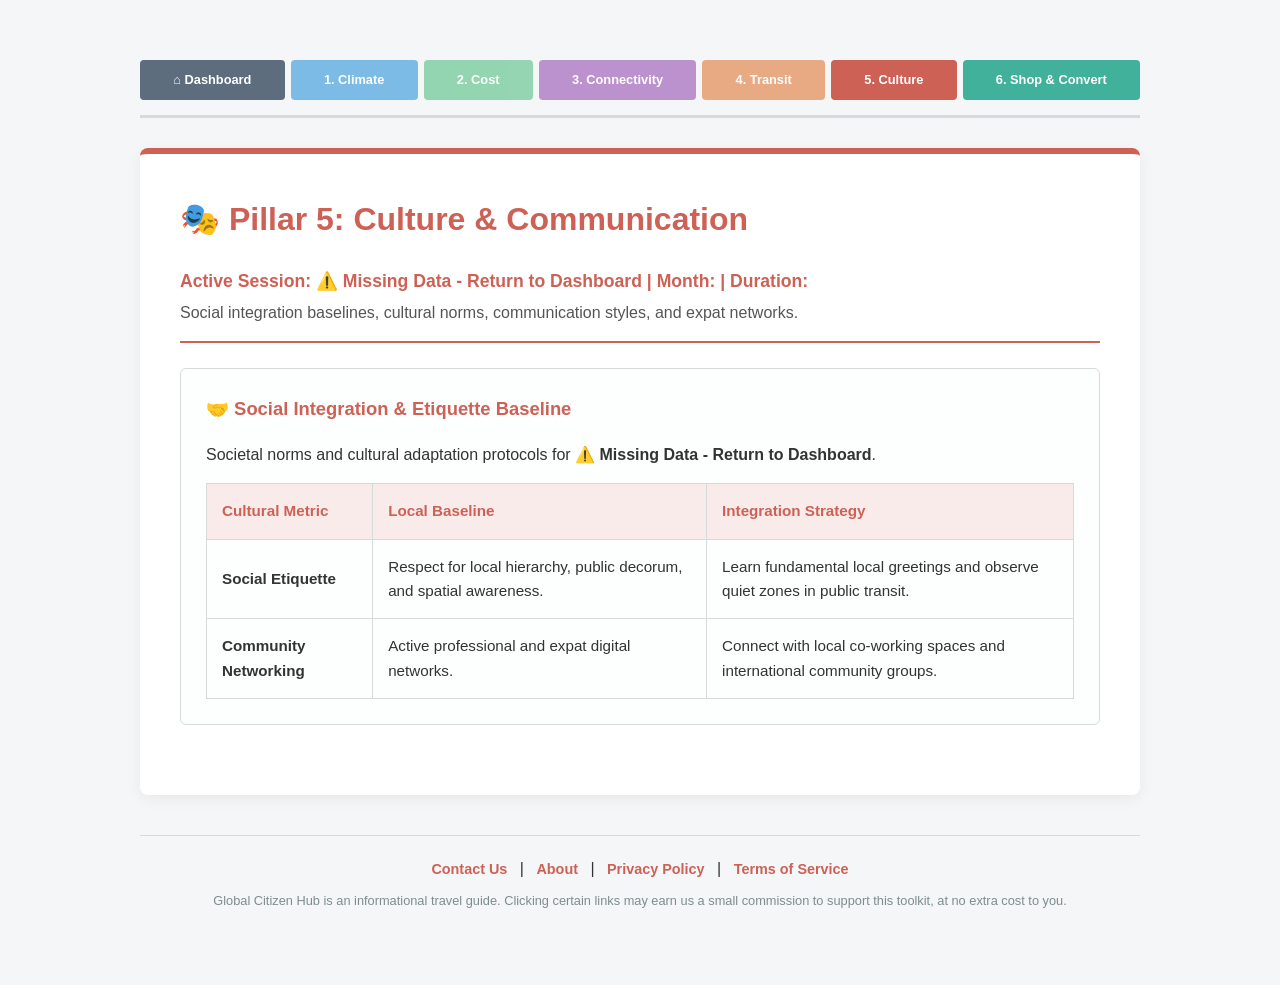
<file: pillar-5/index.html>
<!DOCTYPE html>
<html lang="en">
<head>
    <meta charset="UTF-8">
    <meta name="viewport" content="width=device-width, initial-scale=1.0">
    <title>Pillar 5: Culture | Global Citizen Hub</title>
    <style>
        :root { --primary: #cd6155; --dark: #2c3e50; --light: #f4f6f7; --border: #d5dbdb; }
        body { font-family: -apple-system, BlinkMacSystemFont, "Segoe UI", Roboto, sans-serif; max-width: 1000px; margin: 40px auto; padding: 20px; background: var(--light); color: #333; line-height: 1.6; }
        .card { background: #fff; padding: 40px; border-radius: 8px; box-shadow: 0 4px 15px rgba(0,0,0,0.06); border-top: 6px solid var(--primary); }
        .nav-tabs { display: flex; gap: 6px; flex-wrap: wrap; justify-content: center; margin-bottom: 30px; border-bottom: 3px solid var(--border); padding-bottom: 15px; }
        .nav-tabs a { padding: 10px 12px; text-decoration: none; color: white; font-weight: bold; border-radius: 4px; font-size: 0.8em; text-align: center; flex: 1 1 auto; transition: opacity 0.2s; }
        .tab-dash { background: #5d6d7e; }
        .tab-1 { background: #5dade2; opacity: 0.8; } 
        .tab-2 { background: #7dcea0; opacity: 0.8; }
        .tab-3 { background: #af7ac5; opacity: 0.8; }
        .tab-4 { background: #e59866; opacity: 0.8; }
        .tab-5 { background: #cd6155; }
        .tab-6 { background: #16a085; opacity: 0.8; }
        .nav-tabs a:hover { opacity: 1; }
        h1 { color: var(--primary); margin-top: 0; font-size: 2em; display: flex; align-items: center; gap: 10px; }
        .session-info { font-weight: bold; color: var(--primary); font-size: 1.1em; margin-bottom: 5px; }
        .subtitle { color: #555; margin-top: 0; border-bottom: 2px solid var(--primary); padding-bottom: 15px; margin-bottom: 25px; }
        .matrix-box { border: 1px solid var(--border); border-radius: 6px; padding: 25px; background: #fdfefe; margin-bottom: 30px; }
        .matrix-box h3 { color: var(--primary); margin-top: 0; font-size: 1.15em; display: flex; align-items: center; gap: 8px; }
        table { width: 100%; border-collapse: collapse; margin-top: 15px; font-size: 0.95em; }
        th, td { border: 1px solid var(--border); padding: 15px; text-align: left; }
        th { background: #f9ebea; color: var(--primary); }
        .global-footer { text-align: center; margin-top: 40px; padding-top: 20px; border-top: 1px solid var(--border); }
        .global-footer a { color: var(--primary); text-decoration: none; font-weight: bold; font-size: 0.9em; margin: 0 8px; }
        .global-footer a:hover { text-decoration: underline; }
        .global-footer p { font-size: 0.8em; color: #7f8c8d; margin-top: 10px; }
    </style>
</head>
<body>
    <div class="nav-tabs">
        <a href="../index.html" class="tab-dash">⌂ Dashboard</a>
        <a href="../pillar-1/index.html" class="tab-1">1. Climate</a>
        <a href="../pillar-2/index.html" class="tab-2">2. Cost</a>
        <a href="../pillar-3/index.html" class="tab-3">3. Connectivity</a>
        <a href="../pillar-4/index.html" class="tab-4">4. Transit</a>
        <a href="#" class="tab-5">5. Culture</a>
        <a href="../pillar-6/index.html" class="tab-6">6. Shop & Convert</a>
    </div>

    <main class="card">
        <h1>🎭 Pillar 5: Culture & Communication</h1>
        <div class="session-info">Active Session: <span class="display-city" style="color: var(--primary);">[Loading...]</span> | Month: <span class="display-month"></span> | Duration: <span class="display-duration"></span></div>
        <p class="subtitle">Social integration baselines, cultural norms, communication styles, and expat networks.</p>
        <div class="matrix-box">
            <h3>🤝 Social Integration & Etiquette Baseline</h3>
            <p>Societal norms and cultural adaptation protocols for <strong class="display-city">[Loading...]</strong>.</p>
            <table>
                <thead>
                    <tr>
                        <th>Cultural Metric</th>
                        <th>Local Baseline</th>
                        <th>Integration Strategy</th>
                    </tr>
                </thead>
                <tbody>
                    <tr>
                        <td><strong>Social Etiquette</strong></td>
                        <td>Respect for local hierarchy, public decorum, and spatial awareness.</td>
                        <td>Learn fundamental local greetings and observe quiet zones in public transit.</td>
                    </tr>
                    <tr>
                        <td><strong>Community Networking</strong></td>
                        <td>Active professional and expat digital networks.</td>
                        <td>Connect with local co-working spaces and international community groups.</td>
                    </tr>
                </tbody>
            </table>
        </div>
    </main>

    <footer class="global-footer">
        <div>
            <a href="../contact/index.html">Contact Us</a> | <a href="../about/index.html">About</a> | <a href="../privacy/index.html">Privacy Policy</a> | <a href="../terms/index.html">Terms of Service</a>
        </div>
        <p>Global Citizen Hub is an informational travel guide. Clicking certain links may earn us a small commission to support this toolkit, at no extra cost to you.</p>
    </footer>

    <script>
        window.addEventListener('DOMContentLoaded', () => {
            const urlParams = new URLSearchParams(window.location.search);
            let activeCity = urlParams.get('city');
            let travelMonth = urlParams.get('month') || "General";
            let travelDuration = urlParams.get('duration') || "General Overview";

            if (!activeCity || activeCity.trim() === '') {
                document.querySelectorAll('.display-city').forEach(el => el.innerText = "⚠️ Missing Data - Return to Dashboard");
                return;
            }

            activeCity = decodeURIComponent(activeCity).trim().replace(/,?\s*(United States|US|U\.S\.|USA)$/i, '');
            document.querySelectorAll('.display-city').forEach(el => el.innerText = activeCity);
            document.querySelectorAll('.display-month').forEach(el => el.innerText = travelMonth);
            document.querySelectorAll('.display-duration').forEach(el => el.innerText = travelDuration);

            const paramString = `?city=${encodeURIComponent(activeCity)}&month=${encodeURIComponent(travelMonth)}&duration=${encodeURIComponent(travelDuration)}`;
            const tabs = document.querySelectorAll('.nav-tabs a:not(.tab-dash)');
            const pillarUrls = [
                `../pillar-1/index.html${paramString}`,
                `../pillar-2/index.html${paramString}`,
                `../pillar-3/index.html${paramString}`,
                `../pillar-4/index.html${paramString}`,
                `../pillar-5/index.html${paramString}`,
                `../pillar-6/index.html${paramString}`
            ];
            tabs.forEach((tab, index) => { tab.href = pillarUrls[index]; });
        });
    </script>
</body>
</html>
</file>
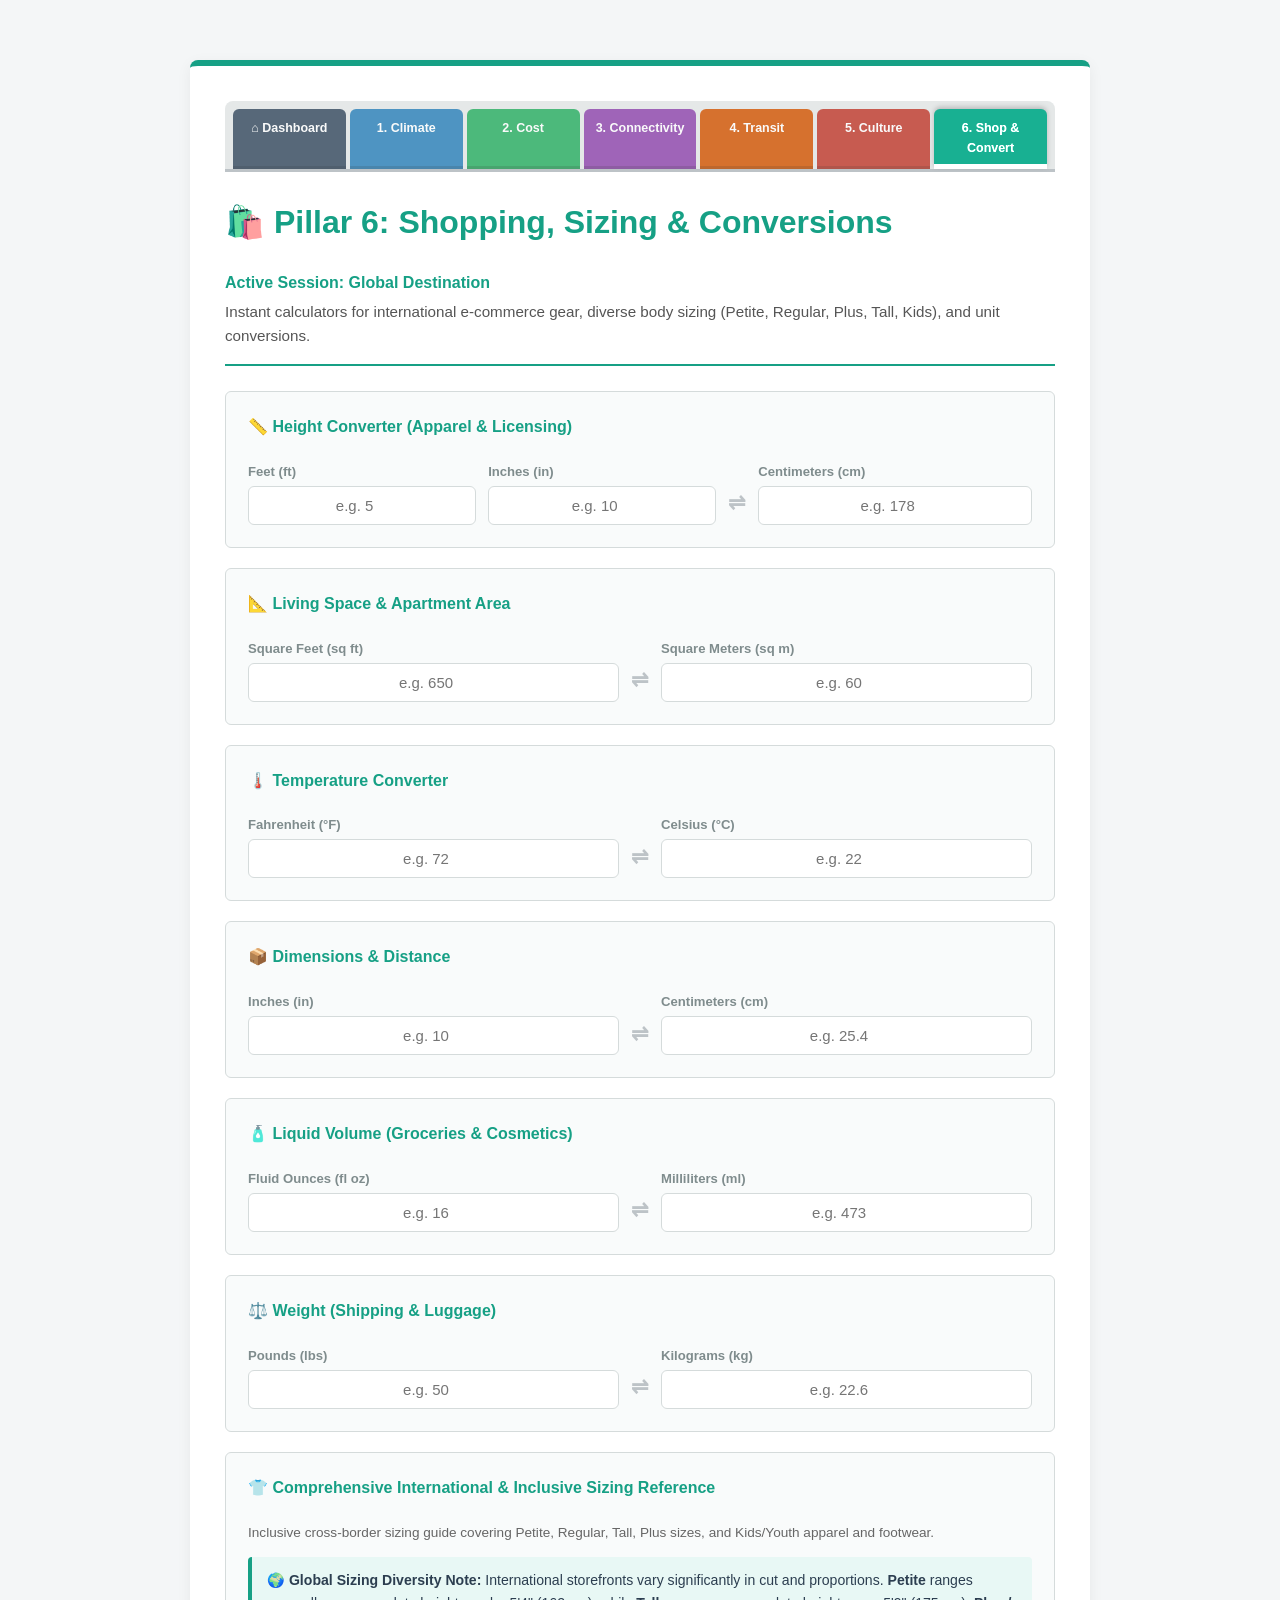
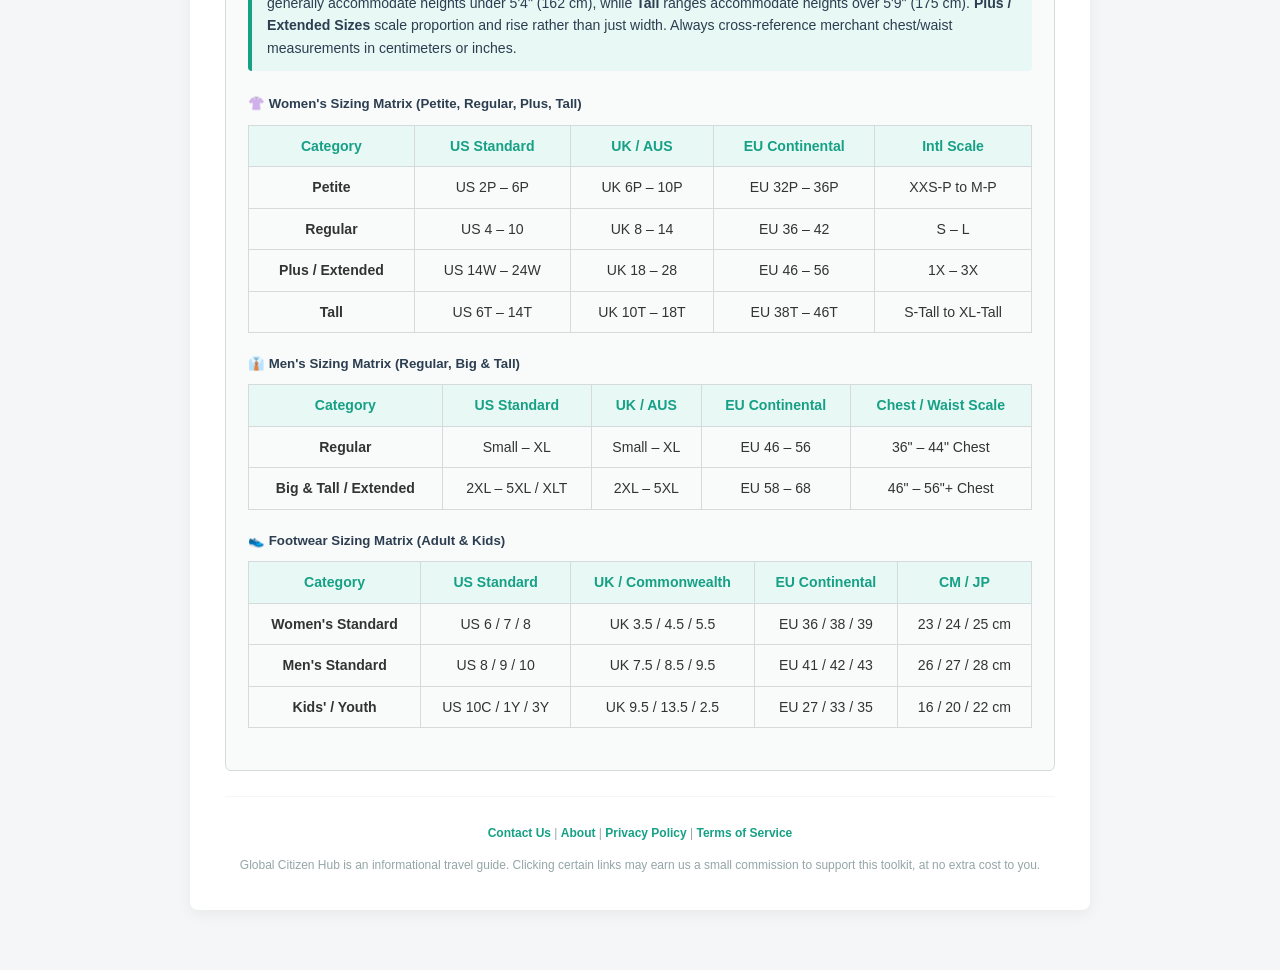
<file: pillar-6/index.html>
<!DOCTYPE html>
<html lang="en">
<head>
    <meta charset="UTF-8">
    <meta name="viewport" content="width=device-width, initial-scale=1.0">
    <meta name="description" content="Pillar 6: Universal conversion, height, diverse clothing/shoe sizing (Petite, Regular, Plus, Tall, Kids), living space, and e-commerce calculators for international travelers and global movers.">
    <title>Pillar 6 | Shopping, Sizing & Conversions</title>
    <style>
        :root { --primary: #16a085; --dark: #2c3e50; --light: #f4f6f7; --border: #d5dbdb; }
        body { font-family: -apple-system, BlinkMacSystemFont, "Segoe UI", Roboto, Helvetica, Arial, sans-serif; max-width: 900px; margin: 40px auto; padding: 20px; background-color: var(--light); color: #333; line-height: 1.6; }
        .card { background: #ffffff; padding: 35px; border-radius: 8px; box-shadow: 0 4px 15px rgba(0,0,0,0.06); border-top: 6px solid var(--primary); }
        h1, h2, h4 { color: var(--primary); margin-top: 0; }
        
        /* Persistent Paper Binder Navigation Tabs */
        .binder-nav { display: flex; flex-wrap: wrap; gap: 4px; background: #e5e8e8; padding: 8px 8px 0 8px; border-radius: 8px 8px 0 0; border-bottom: 3px solid #bdc3c7; margin-bottom: 25px; }
        .binder-tab { flex: 1; min-width: 95px; padding: 10px 6px; text-align: center; text-decoration: none; font-weight: bold; font-size: 0.78em; color: white; border-radius: 6px 6px 0 0; box-shadow: inset 0 -3px 0 rgba(0,0,0,0.15); transition: transform 0.1s, opacity 0.2s; opacity: 0.8; }
        .binder-tab:hover { opacity: 1; transform: translateY(-2px); }
        .binder-tab.active { opacity: 1; box-shadow: inset 0 -5px 0 #fff, 0 -2px 5px rgba(0,0,0,0.2); filter: brightness(1.1); }
        
        .tab-master { background: #34495e; } .tab-p1 { background: #2980b9; } .tab-p2 { background: #27ae60; }
        .tab-p3 { background: #8e44ad; } .tab-p4 { background: #d35400; } .tab-p5 { background: #c0392b; } .tab-p6 { background: #16a085; }

        /* Rationalized Single-Row Stacked Layout */
        .conv-row { display: flex; align-items: center; gap: 12px; margin-top: 10px; }
        .conv-group { flex: 1; }
        input, select { width: 100%; padding: 10px 12px; border: 1px solid var(--border); border-radius: 6px; font-size: 15px; text-align: center; background: #fff; box-sizing: border-box; }
        label { font-weight: bold; font-size: 0.82em; color: #7f8c8d; display: block; margin-bottom: 4px; }
        .eq { font-weight: bold; font-size: 1.3em; color: #bdc3c7; padding-top: 20px; }
        .calc-box { background: #f9fbfb; padding: 22px; border-radius: 6px; margin-bottom: 20px; border: 1px solid var(--border); }
        .note-box { background: #e8f8f5; border-left: 4px solid var(--primary); padding: 12px 15px; border-radius: 4px; font-size: 0.88em; color: #2c3e50; margin-bottom: 15px; }
        
        table { width: 100%; border-collapse: collapse; margin-top: 10px; font-size: 0.88em; margin-bottom: 20px; }
        th, td { border: 1px solid var(--border); padding: 9px 12px; text-align: center; }
        th { background: #e8f8f5; color: var(--primary); }
        .affiliate-disclosure { font-size: 0.75em; color: #95a5a6; text-align: center; margin-top: 25px; border-top: 1px solid var(--light); padding-top: 15px; }
    </style>
</head>
<body>
    <main class="card">
        <nav class="binder-nav" id="binderNav">
            <a href="../index.html" class="binder-tab tab-master">⌂ Dashboard</a>
            <a href="../pillar-1/index.html" class="binder-tab tab-p1">1. Climate</a>
            <a href="../pillar-2/index.html" class="binder-tab tab-p2">2. Cost</a>
            <a href="../pillar-3/index.html" class="binder-tab tab-p3">3. Connectivity</a>
            <a href="../pillar-4/index.html" class="binder-tab tab-p4">4. Transit</a>
            <a href="../pillar-5/index.html" class="binder-tab tab-p5">5. Culture</a>
            <a href="../pillar-6/index.html" class="binder-tab tab-p6 active">6. Shop & Convert</a>
        </nav>

        <header style="border-bottom: 2px solid var(--primary); padding-bottom: 15px; margin-bottom: 25px;">
            <h1>🛍️ Pillar 6: Shopping, Sizing & Conversions</h1>
            <p id="statusHeader" style="font-weight: bold; color: var(--primary); margin: 0 0 5px 0;"></p>
            <p style="margin: 0; font-size: 0.95em; color: #555;">Instant calculators for international e-commerce gear, diverse body sizing (Petite, Regular, Plus, Tall, Kids), and unit conversions.</p>
        </header>
        
        <div class="calc-box">
            <h4>📏 Height Converter (Apparel & Licensing)</h4>
            <div class="conv-row">
                <div class="conv-group"><label>Feet (ft)</label><input type="number" id="ftInput" placeholder="e.g. 5" oninput="calcHeight()"></div>
                <div class="conv-group"><label>Inches (in)</label><input type="number" id="inHeightInput" placeholder="e.g. 10" oninput="calcHeight()"></div>
                <div class="eq">⇌</div>
                <div class="conv-group" style="flex: 1.2;"><label>Centimeters (cm)</label><input type="number" id="cmHeightInput" placeholder="e.g. 178" oninput="calcHeightRev()"></div>
            </div>
        </div>

        <div class="calc-box">
            <h4>📐 Living Space & Apartment Area</h4>
            <div class="conv-row">
                <div class="conv-group"><label>Square Feet (sq ft)</label><input type="number" id="sqftInput" placeholder="e.g. 650" oninput="calcArea('sqft','sqm')"></div>
                <div class="eq">⇌</div>
                <div class="conv-group"><label>Square Meters (sq m)</label><input type="number" id="sqmInput" placeholder="e.g. 60" oninput="calcArea('sqm','sqft')"></div>
            </div>
        </div>

        <div class="calc-box">
            <h4>🌡️ Temperature Converter</h4>
            <div class="conv-row">
                <div class="conv-group"><label>Fahrenheit (°F)</label><input type="number" id="fInput" placeholder="e.g. 72" oninput="calcTemp('f','c')"></div>
                <div class="eq">⇌</div>
                <div class="conv-group"><label>Celsius (°C)</label><input type="number" id="cInput" placeholder="e.g. 22" oninput="calcTemp('c','f')"></div>
            </div>
        </div>

        <div class="calc-box">
            <h4>📦 Dimensions & Distance</h4>
            <div class="conv-row">
                <div class="conv-group"><label>Inches (in)</label><input type="number" id="inInput" placeholder="e.g. 10" oninput="calcLen()"></div>
                <div class="eq">⇌</div>
                <div class="conv-group"><label>Centimeters (cm)</label><input type="number" id="cmInput" placeholder="e.g. 25.4" oninput="calcLenRev()"></div>
            </div>
        </div>

        <div class="calc-box">
            <h4>🧴 Liquid Volume (Groceries & Cosmetics)</h4>
            <div class="conv-row">
                <div class="conv-group"><label>Fluid Ounces (fl oz)</label><input type="number" id="ozInput" placeholder="e.g. 16" oninput="calcVol('oz','ml')"></div>
                <div class="eq">⇌</div>
                <div class="conv-group"><label>Milliliters (ml)</label><input type="number" id="mlInput" placeholder="e.g. 473" oninput="calcVol('ml','oz')"></div>
            </div>
        </div>

        <div class="calc-box">
            <h4>⚖️ Weight (Shipping & Luggage)</h4>
            <div class="conv-row">
                <div class="conv-group"><label>Pounds (lbs)</label><input type="number" id="lbsInput" placeholder="e.g. 50" oninput="calcWt('lbs','kg')"></div>
                <div class="eq">⇌</div>
                <div class="conv-group"><label>Kilograms (kg)</label><input type="number" id="kgInput" placeholder="e.g. 22.6" oninput="calcWt('kg','lbs')"></div>
            </div>
        </div>

        <div class="calc-box">
            <h4>👕 Comprehensive International & Inclusive Sizing Reference</h4>
            <p style="font-size: 0.85em; color: #666; margin-top: 0;">Inclusive cross-border sizing guide covering Petite, Regular, Tall, Plus sizes, and Kids/Youth apparel and footwear.</p>
            
            <div class="note-box">
                🌍 <strong>Global Sizing Diversity Note:</strong> International storefronts vary significantly in cut and proportions. <strong>Petite</strong> ranges generally accommodate heights under 5'4" (162 cm), while <strong>Tall</strong> ranges accommodate heights over 5'9" (175 cm). <strong>Plus / Extended Sizes</strong> scale proportion and rise rather than just width. Always cross-reference merchant chest/waist measurements in centimeters or inches.
            </div>

            <h5 style="color: var(--dark); margin-bottom: 5px;">👚 Women's Sizing Matrix (Petite, Regular, Plus, Tall)</h5>
            <table>
                <thead>
                    <tr><th>Category</th><th>US Standard</th><th>UK / AUS</th><th>EU Continental</th><th>Intl Scale</th></tr>
                </thead>
                <tbody>
                    <tr><td><strong>Petite</strong></td><td>US 2P – 6P</td><td>UK 6P – 10P</td><td>EU 32P – 36P</td><td>XXS-P to M-P</td></tr>
                    <tr><td><strong>Regular</strong></td><td>US 4 – 10</td><td>UK 8 – 14</td><td>EU 36 – 42</td><td>S – L</td></tr>
                    <tr><td><strong>Plus / Extended</strong></td><td>US 14W – 24W</td><td>UK 18 – 28</td><td>EU 46 – 56</td><td>1X – 3X</td></tr>
                    <tr><td><strong>Tall</strong></td><td>US 6T – 14T</td><td>UK 10T – 18T</td><td>EU 38T – 46T</td><td>S-Tall to XL-Tall</td></tr>
                </tbody>
            </table>

            <h5 style="color: var(--dark); margin-bottom: 5px; margin-top: 15px;">👔 Men's Sizing Matrix (Regular, Big & Tall)</h5>
            <table>
                <thead>
                    <tr><th>Category</th><th>US Standard</th><th>UK / AUS</th><th>EU Continental</th><th>Chest / Waist Scale</th></tr>
                </thead>
                <tbody>
                    <tr><td><strong>Regular</strong></td><td>Small – XL</td><td>Small – XL</td><td>EU 46 – 56</td><td>36" – 44" Chest</td></tr>
                    <tr><td><strong>Big & Tall / Extended</strong></td><td>2XL – 5XL / XLT</td><td>2XL – 5XL</td><td>EU 58 – 68</td><td>46" – 56"+ Chest</td></tr>
                </tbody>
            </table>

            <h5 style="color: var(--dark); margin-bottom: 5px; margin-top: 15px;">👟 Footwear Sizing Matrix (Adult & Kids)</h5>
            <table>
                <thead>
                    <tr><th>Category</th><th>US Standard</th><th>UK / Commonwealth</th><th>EU Continental</th><th>CM / JP</th></tr>
                </thead>
                <tbody>
                    <tr><td><strong>Women's Standard</strong></td><td>US 6 / 7 / 8</td><td>UK 3.5 / 4.5 / 5.5</td><td>EU 36 / 38 / 39</td><td>23 / 24 / 25 cm</td></tr>
                    <tr><td><strong>Men's Standard</strong></td><td>US 8 / 9 / 10</td><td>UK 7.5 / 8.5 / 9.5</td><td>EU 41 / 42 / 43</td><td>26 / 27 / 28 cm</td></tr>
                    <tr><td><strong>Kids' / Youth</strong></td><td>US 10C / 1Y / 3Y</td><td>UK 9.5 / 13.5 / 2.5</td><td>EU 27 / 33 / 35</td><td>16 / 20 / 22 cm</td></tr>
                </tbody>
            </table>
        </div>

        <footer class="affiliate-disclosure">
            <p><a href="../contact/index.html" style="color: var(--primary); text-decoration: none; font-weight: bold;">Contact Us</a> | <a href="../about/index.html" style="color: var(--primary); text-decoration: none; font-weight: bold;">About</a> | <a href="../privacy/index.html" style="color: var(--primary); text-decoration: none; font-weight: bold;">Privacy Policy</a> | <a href="../terms/index.html" style="color: var(--primary); text-decoration: none; font-weight: bold;">Terms of Service</a></p>
            Global Citizen Hub is an informational travel guide. Clicking certain links may earn us a small commission to support this toolkit, at no extra cost to you.
        </footer>
    </main>

    <script>
        function calcHeight() {
            let ft = parseFloat(document.getElementById("ftInput").value) || 0;
            let inches = parseFloat(document.getElementById("inHeightInput").value) || 0;
            if (ft === 0 && inches === 0) { document.getElementById("cmHeightInput").value = ""; return; }
            let totalInches = (ft * 12) + inches;
            let cm = totalInches * 2.54;
            document.getElementById("cmHeightInput").value = cm.toFixed(1);
        }
        function calcHeightRev() {
            let cm = parseFloat(document.getElementById("cmHeightInput").value);
            if (isNaN(cm)) { document.getElementById("ftInput").value = ""; document.getElementById("inHeightInput").value = ""; return; }
            let totalInches = cm / 2.54;
            let ft = Math.floor(totalInches / 12);
            let inches = Math.round(totalInches % 12);
            document.getElementById("ftInput").value = ft;
            document.getElementById("inHeightInput").value = inches;
        }
        function calcTemp(from, to) {
            let val = parseFloat(document.getElementById(from + "Input").value);
            if (isNaN(val)) { document.getElementById(to + "Input").value = ""; return; }
            let res = (from === 'f') ? (val - 32) * 5/9 : (val * 9/5) + 32;
            document.getElementById(to + "Input").value = res.toFixed(1);
        }
        function calcLen() {
            let val = parseFloat(document.getElementById("inInput").value);
            if (isNaN(val)) { document.getElementById("cmInput").value = ""; return; }
            document.getElementById("cmInput").value = (val * 2.54).toFixed(1);
        }
        function calcLenRev() {
            let val = parseFloat(document.getElementById("cmInput").value);
            if (isNaN(val)) { document.getElementById("inInput").value = ""; return; }
            document.getElementById("inInput").value = (val / 2.54).toFixed(1);
        }
        function calcArea(from, to) {
            let val = parseFloat(document.getElementById(from + "Input").value);
            if (isNaN(val)) { document.getElementById(to + "Input").value = ""; return; }
            let res = (from === 'sqft') ? val * 0.092903 : val / 0.092903;
            document.getElementById(to + "Input").value = res.toFixed(1);
        }
        function calcVol(from, to) {
            let val = parseFloat(document.getElementById(from + "Input").value);
            if (isNaN(val)) { document.getElementById(to + "Input").value = ""; return; }
            let res = (from === 'oz') ? val * 29.5735 : val / 29.5735;
            document.getElementById(to + "Input").value = res.toFixed(1);
        }
        function calcWt(from, to) {
            let val = parseFloat(document.getElementById(from + "Input").value);
            if (isNaN(val)) { document.getElementById(to + "Input").value = ""; return; }
            let res = (from === 'lbs') ? val * 0.453592 : val / 0.453592;
            document.getElementById(to + "Input").value = res.toFixed(1);
        }

        (function() {
            const urlParams = new URLSearchParams(window.location.search);
            let city = urlParams.get('city') || localStorage.getItem('gch_city') || "Global Destination";
            let country = urlParams.get('country') || localStorage.getItem('gch_country') || "";
            
            if (city !== "Global Destination" && !urlParams.has('city')) {
                const recoveryQs = `?city=${encodeURIComponent(city)}&country=${encodeURIComponent(country)}`;
                window.history.replaceState({}, '', window.location.pathname + recoveryQs);
            }

            document.getElementById('statusHeader').innerText = `Active Session: ${city}${country ? ', ' + country : ''}`;
            
            const activeQs = window.location.search || `?city=${encodeURIComponent(city)}&country=${encodeURIComponent(country)}`;
            document.getElementById('binderNav').innerHTML = `
                <a href="../index.html${activeQs}" class="binder-tab tab-master">⌂ Dashboard</a>
                <a href="../pillar-1/index.html${activeQs}" class="binder-tab tab-p1">1. Climate</a>
                <a href="../pillar-2/index.html${activeQs}" class="binder-tab tab-p2">2. Cost</a>
                <a href="../pillar-3/index.html${activeQs}" class="binder-tab tab-p3">3. Connectivity</a>
                <a href="../pillar-4/index.html${activeQs}" class="binder-tab tab-p4">4. Transit</a>
                <a href="../pillar-5/index.html${activeQs}" class="binder-tab tab-p5">5. Culture</a>
                <a href="../pillar-6/index.html${activeQs}" class="binder-tab tab-p6 active">6. Shop & Convert</a>
            `;
        })();
    </script>
</body>
</html>
</file>
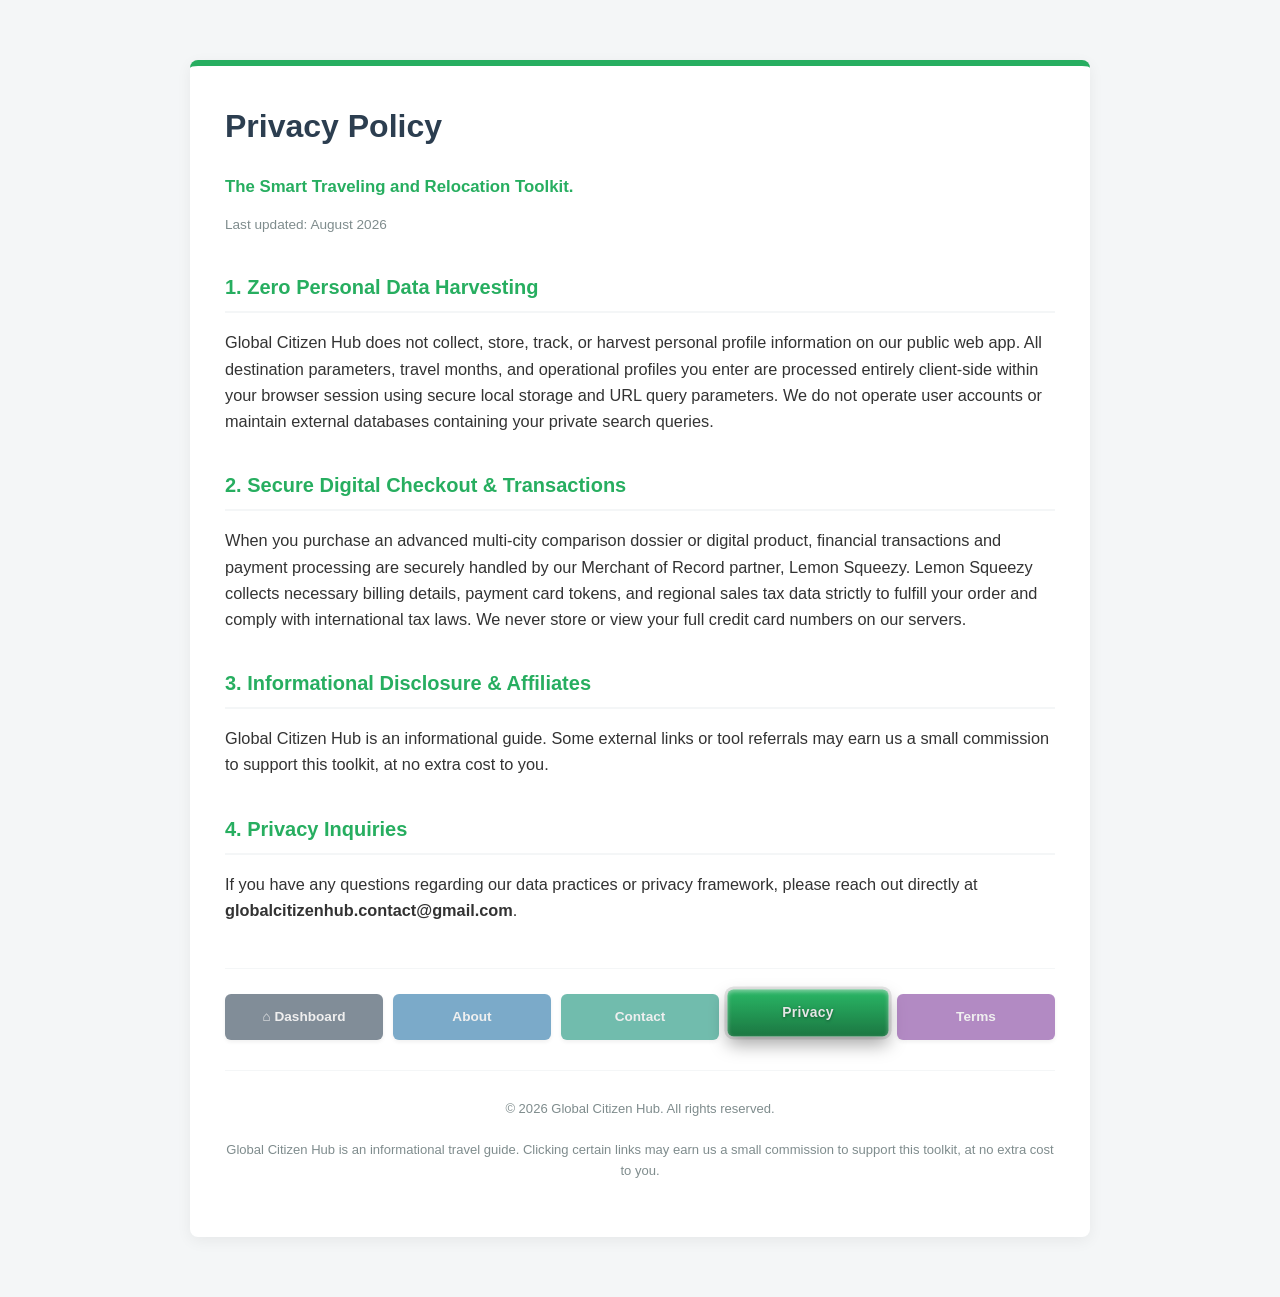
<file: privacy/index.html>
<!DOCTYPE html>
<html lang="en">
<head>
    <meta charset="UTF-8">
    <meta name="viewport" content="width=device-width, initial-scale=1.0">
    <meta name="description" content="Privacy Policy for Global Citizen Hub - Information on data handling, secure checkout via Lemon Squeezy, and affiliate disclosures.">
    <title>Privacy Policy | Global Citizen Hub</title>
    <style>
        :root { --primary: #27ae60; --dark: #2c3e50; --light: #f4f6f7; --border: #d5dbdb; }
        body { font-family: -apple-system, BlinkMacSystemFont, "Segoe UI", Roboto, Helvetica, Arial, sans-serif; max-width: 900px; margin: 40px auto; padding: 20px; background-color: var(--light); color: #333; line-height: 1.6; }
        .card { background: #ffffff; padding: 35px; border-radius: 8px; box-shadow: 0 4px 15px rgba(0,0,0,0.06); border-top: 6px solid var(--primary); }
        
        h1, h2 { color: var(--dark); margin-top: 0; }
        h2 { margin-top: 35px; font-size: 1.25em; border-bottom: 2px solid var(--light); padding-bottom: 8px; color: var(--primary); }
        p { margin-bottom: 20px; font-size: 1.02em; }
        
        /* Persistent Paper Binder Navigation Buttons */
        .nav-buttons { display: flex; flex-wrap: wrap; gap: 10px; margin-top: 45px; padding-top: 25px; border-top: 1px solid var(--light); }
        
        /* Inactive buttons: muted opacity */
        .nav-btn { 
            flex: 1; 
            min-width: 120px; 
            padding: 12px; 
            text-align: center; 
            text-decoration: none; 
            font-weight: bold; 
            font-size: 0.85em; 
            color: white; 
            border-radius: 6px; 
            transition: all 0.2s ease; 
            opacity: 0.6; 
            filter: brightness(0.9);
            box-shadow: 0 2px 4px rgba(0,0,0,0.1); 
        }
        .nav-btn:hover { 
            opacity: 0.9; 
            transform: translateY(-2px); 
            filter: brightness(1);
        }
        
        /* Active Button: Outstanding 3D elevation and ring (Green Theme) */
        .nav-btn.active {
            opacity: 1 !important;
            background: linear-gradient(to bottom, #2ecc71, #1e8449) !important;
            box-shadow: inset 0 2px 4px rgba(255, 255, 255, 0.5), 
                        0 8px 18px rgba(0, 0, 0, 0.35), 
                        0 0 0 3px #ffffff;
            transform: translateY(-4px) scale(1.02);
            font-weight: 900;
            letter-spacing: 0.3px;
            text-shadow: 0 1px 3px rgba(0, 0, 0, 0.4);
        }
        
        .btn-dash { background: #34495e; } 
        .btn-about { background: #2980b9; } 
        .btn-contact { background: #16a085; } 
        .btn-privacy { background: #27ae60; } 
        .btn-terms { background: #8e44ad; }
        
        .affiliate-disclosure { font-size: 0.8em; color: #7f8c8d; text-align: center; margin-top: 30px; border-top: 1px solid var(--light); padding-top: 15px; }
    </style>
</head>
<body>
    <main class="card">
        <h1>Privacy Policy</h1>
        <p style="font-size: 1.05em; color: var(--primary); font-weight: bold; margin-bottom: 5px;">
            The Smart Traveling and Relocation Toolkit.
        </p>
        <p style="font-size: 0.85em; color: #7f8c8d; margin-bottom: 25px;">
            Last updated: August 2026
        </p>

        <h2>1. Zero Personal Data Harvesting</h2>
        <p>
            Global Citizen Hub does not collect, store, track, or harvest personal profile information on our public web app. All destination parameters, travel months, and operational profiles you enter are processed entirely client-side within your browser session using secure local storage and URL query parameters. We do not operate user accounts or maintain external databases containing your private search queries.
        </p>

        <h2>2. Secure Digital Checkout & Transactions</h2>
        <p>
            When you purchase an advanced multi-city comparison dossier or digital product, financial transactions and payment processing are securely handled by our Merchant of Record partner, Lemon Squeezy. Lemon Squeezy collects necessary billing details, payment card tokens, and regional sales tax data strictly to fulfill your order and comply with international tax laws. We never store or view your full credit card numbers on our servers.
        </p>

        <h2>3. Informational Disclosure & Affiliates</h2>
        <p>
            Global Citizen Hub is an informational guide. Some external links or tool referrals may earn us a small commission to support this toolkit, at no extra cost to you.
        </p>

        <h2>4. Privacy Inquiries</h2>
        <p>
            If you have any questions regarding our data practices or privacy framework, please reach out directly at <strong>globalcitizenhub.contact@gmail.com</strong>.
        </p>

        <div class="nav-buttons" id="bottomNav">
            <a href="../index.html" class="nav-btn btn-dash">⌂ Dashboard</a>
            <a href="../about/index.html" class="nav-btn btn-about">About</a>
            <a href="../contact/index.html" class="nav-btn btn-contact">Contact</a>
            <a href="./index.html" class="nav-btn btn-privacy active">Privacy</a>
            <a href="../terms/index.html" class="nav-btn btn-terms">Terms</a>
        </div>

        <footer class="affiliate-disclosure">
            <p>&copy; 2026 Global Citizen Hub. All rights reserved.</p>
            <p>Global Citizen Hub is an informational travel guide. Clicking certain links may earn us a small commission to support this toolkit, at no extra cost to you.</p>
        </footer>
    </main>

    <script>
        window.addEventListener('DOMContentLoaded', () => {
            const searchParams = window.location.search;
            if (searchParams) {
                document.querySelectorAll('.nav-buttons a').forEach(a => {
                    const basePath = a.getAttribute('href').split('?')[0];
                    a.setAttribute('href', basePath + searchParams);
                });
            }
        });
    </script>
</body>
</html>
</file>
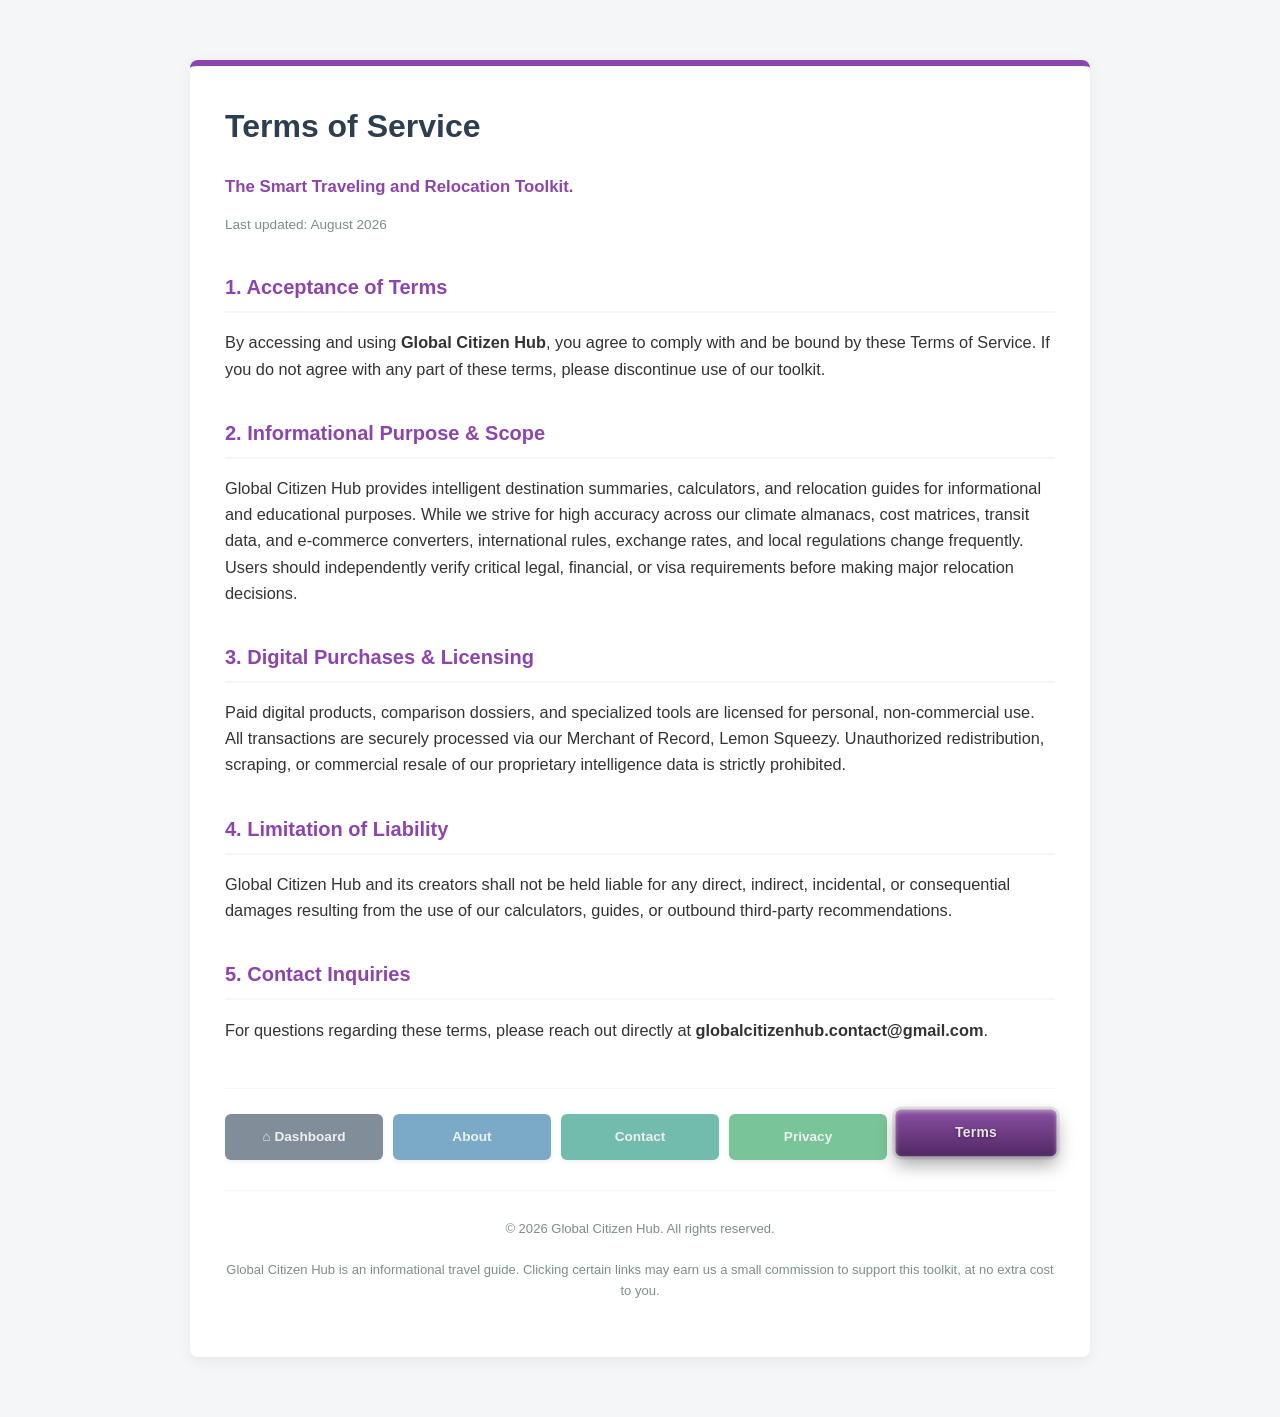
<file: terms/index.html>
<!DOCTYPE html>
<html lang="en">
<head>
    <meta charset="UTF-8">
    <meta name="viewport" content="width=device-width, initial-scale=1.0">
    <meta name="description" content="Terms of Service for Global Citizen Hub - Usage guidelines, licensing terms, and liability disclaimers for our smart traveling and relocation toolkit.">
    <title>Terms of Service | Global Citizen Hub</title>
    <style>
        :root { --primary: #8e44ad; --dark: #2c3e50; --light: #f4f6f7; --border: #d5dbdb; }
        body { font-family: -apple-system, BlinkMacSystemFont, "Segoe UI", Roboto, Helvetica, Arial, sans-serif; max-width: 900px; margin: 40px auto; padding: 20px; background-color: var(--light); color: #333; line-height: 1.6; }
        .card { background: #ffffff; padding: 35px; border-radius: 8px; box-shadow: 0 4px 15px rgba(0,0,0,0.06); border-top: 6px solid var(--primary); }
        
        h1, h2 { color: var(--dark); margin-top: 0; }
        h2 { margin-top: 35px; font-size: 1.25em; border-bottom: 2px solid var(--light); padding-bottom: 8px; color: var(--primary); }
        p { margin-bottom: 20px; font-size: 1.02em; }
        
        /* Persistent Paper Binder Navigation Buttons */
        .nav-buttons { display: flex; flex-wrap: wrap; gap: 10px; margin-top: 45px; padding-top: 25px; border-top: 1px solid var(--light); }
        
        /* Inactive buttons: muted opacity */
        .nav-btn { 
            flex: 1; 
            min-width: 120px; 
            padding: 12px; 
            text-align: center; 
            text-decoration: none; 
            font-weight: bold; 
            font-size: 0.85em; 
            color: white; 
            border-radius: 6px; 
            transition: all 0.2s ease; 
            opacity: 0.6; 
            filter: brightness(0.9);
            box-shadow: 0 2px 4px rgba(0,0,0,0.1); 
        }
        .nav-btn:hover { 
            opacity: 0.9; 
            transform: translateY(-2px); 
            filter: brightness(1);
        }
        
        /* Active Button: Outstanding 3D elevation and ring (Purple Theme) */
        .nav-btn.active {
            opacity: 1 !important;
            background: linear-gradient(to bottom, #9b59b6, #5b2c6f) !important;
            box-shadow: inset 0 2px 4px rgba(255, 255, 255, 0.5), 
                        0 8px 18px rgba(0, 0, 0, 0.35), 
                        0 0 0 3px #ffffff;
            transform: translateY(-4px) scale(1.02);
            font-weight: 900;
            letter-spacing: 0.3px;
            text-shadow: 0 1px 3px rgba(0, 0, 0, 0.4);
        }
        
        .btn-dash { background: #34495e; } 
        .btn-about { background: #2980b9; } 
        .btn-contact { background: #16a085; } 
        .btn-privacy { background: #27ae60; } 
        .btn-terms { background: #8e44ad; }
        
        .affiliate-disclosure { font-size: 0.8em; color: #7f8c8d; text-align: center; margin-top: 30px; border-top: 1px solid var(--light); padding-top: 15px; }
    </style>
</head>
<body>
    <main class="card">
        <h1>Terms of Service</h1>
        <p style="font-size: 1.05em; color: var(--primary); font-weight: bold; margin-bottom: 5px;">
            The Smart Traveling and Relocation Toolkit.
        </p>
        <p style="font-size: 0.85em; color: #7f8c8d; margin-bottom: 25px;">
            Last updated: August 2026
        </p>

        <h2>1. Acceptance of Terms</h2>
        <p>
            By accessing and using <strong>Global Citizen Hub</strong>, you agree to comply with and be bound by these Terms of Service. If you do not agree with any part of these terms, please discontinue use of our toolkit.
        </p>

        <h2>2. Informational Purpose & Scope</h2>
        <p>
            Global Citizen Hub provides intelligent destination summaries, calculators, and relocation guides for informational and educational purposes. While we strive for high accuracy across our climate almanacs, cost matrices, transit data, and e-commerce converters, international rules, exchange rates, and local regulations change frequently. Users should independently verify critical legal, financial, or visa requirements before making major relocation decisions.
        </p>

        <h2>3. Digital Purchases & Licensing</h2>
        <p>
            Paid digital products, comparison dossiers, and specialized tools are licensed for personal, non-commercial use. All transactions are securely processed via our Merchant of Record, Lemon Squeezy. Unauthorized redistribution, scraping, or commercial resale of our proprietary intelligence data is strictly prohibited.
        </p>

        <h2>4. Limitation of Liability</h2>
        <p>
            Global Citizen Hub and its creators shall not be held liable for any direct, indirect, incidental, or consequential damages resulting from the use of our calculators, guides, or outbound third-party recommendations.
        </p>

        <h2>5. Contact Inquiries</h2>
        <p>
            For questions regarding these terms, please reach out directly at <strong>globalcitizenhub.contact@gmail.com</strong>.
        </p>

        <div class="nav-buttons" id="bottomNav">
            <a href="../index.html" class="nav-btn btn-dash">⌂ Dashboard</a>
            <a href="../about/index.html" class="nav-btn btn-about">About</a>
            <a href="../contact/index.html" class="nav-btn btn-contact">Contact</a>
            <a href="../privacy/index.html" class="nav-btn btn-privacy">Privacy</a>
            <a href="./index.html" class="nav-btn btn-terms active">Terms</a>
        </div>

        <footer class="affiliate-disclosure">
            <p>&copy; 2026 Global Citizen Hub. All rights reserved.</p>
            <p>Global Citizen Hub is an informational travel guide. Clicking certain links may earn us a small commission to support this toolkit, at no extra cost to you.</p>
        </footer>
    </main>

    <script>
        window.addEventListener('DOMContentLoaded', () => {
            const searchParams = window.location.search;
            if (searchParams) {
                document.querySelectorAll('.nav-buttons a').forEach(a => {
                    const basePath = a.getAttribute('href').split('?')[0];
                    a.setAttribute('href', basePath + searchParams);
                });
            }
        });
    </script>
</body>
</html>
</file>
